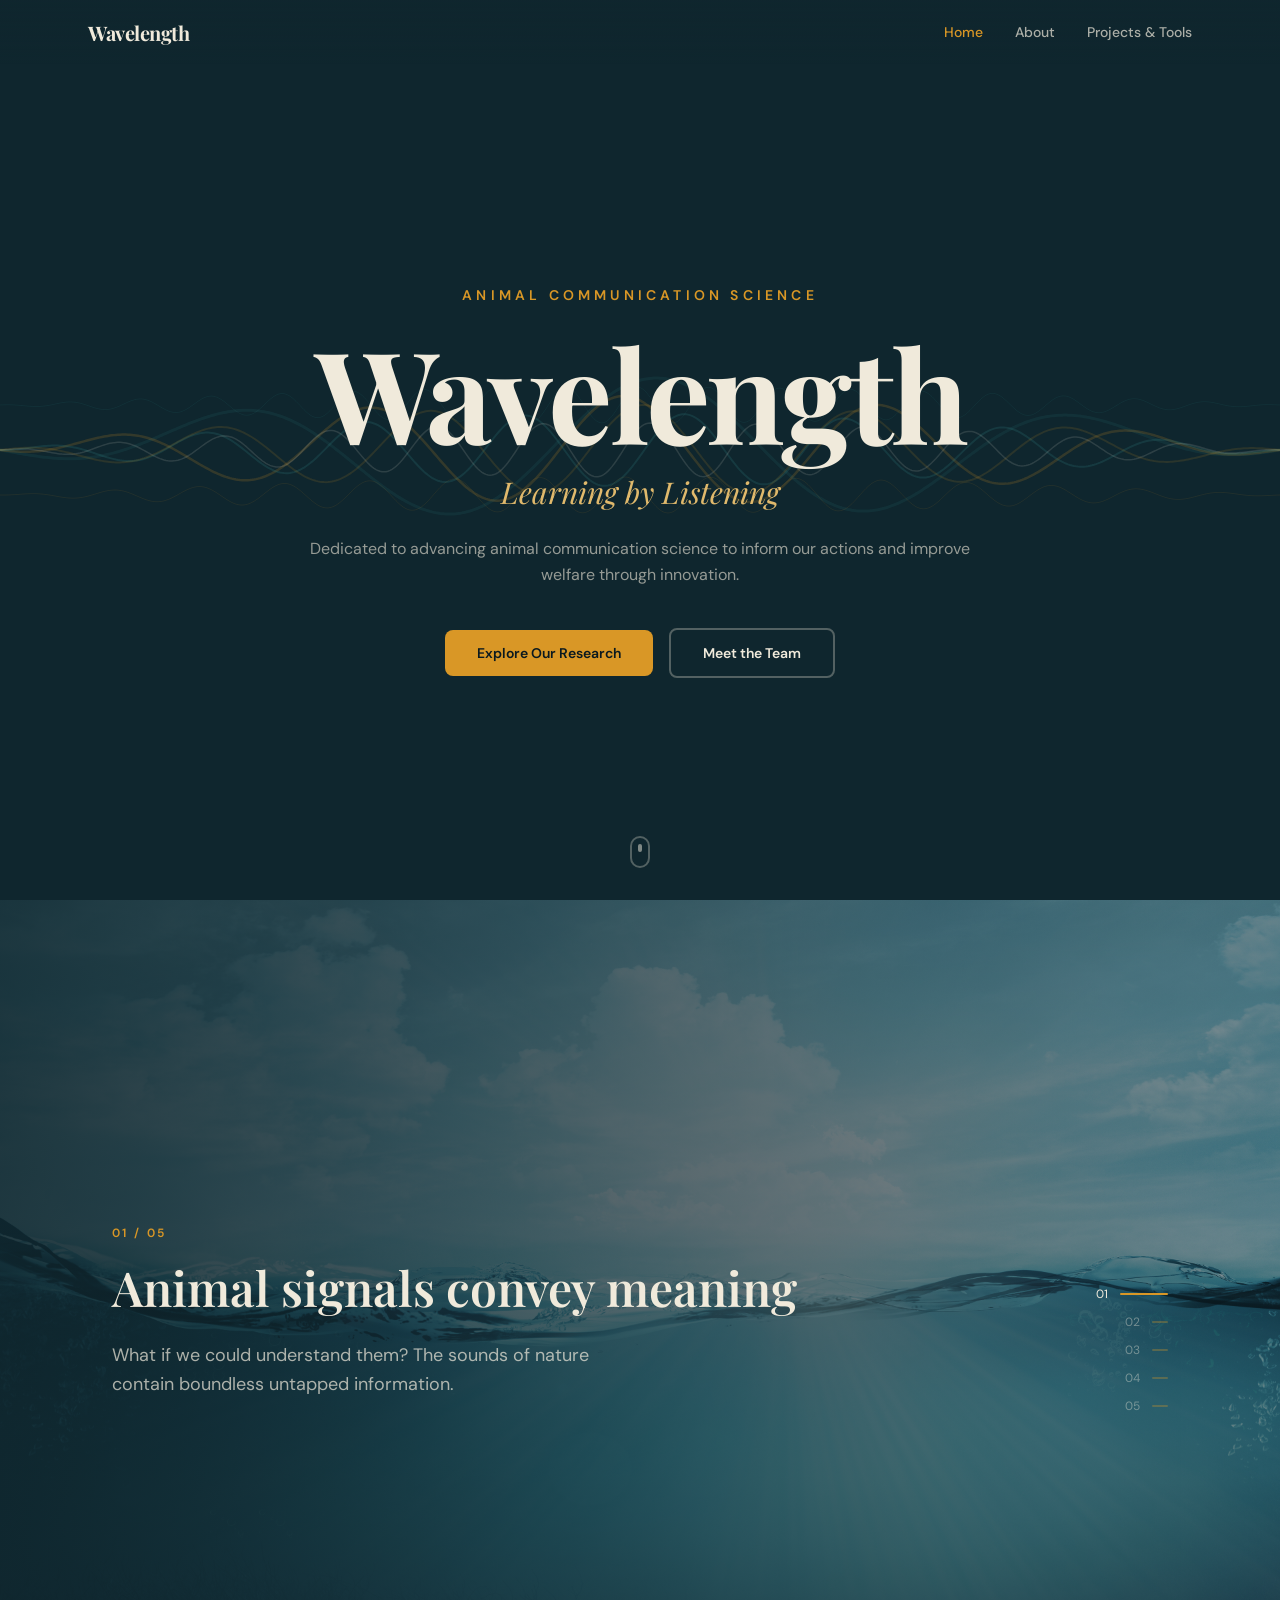
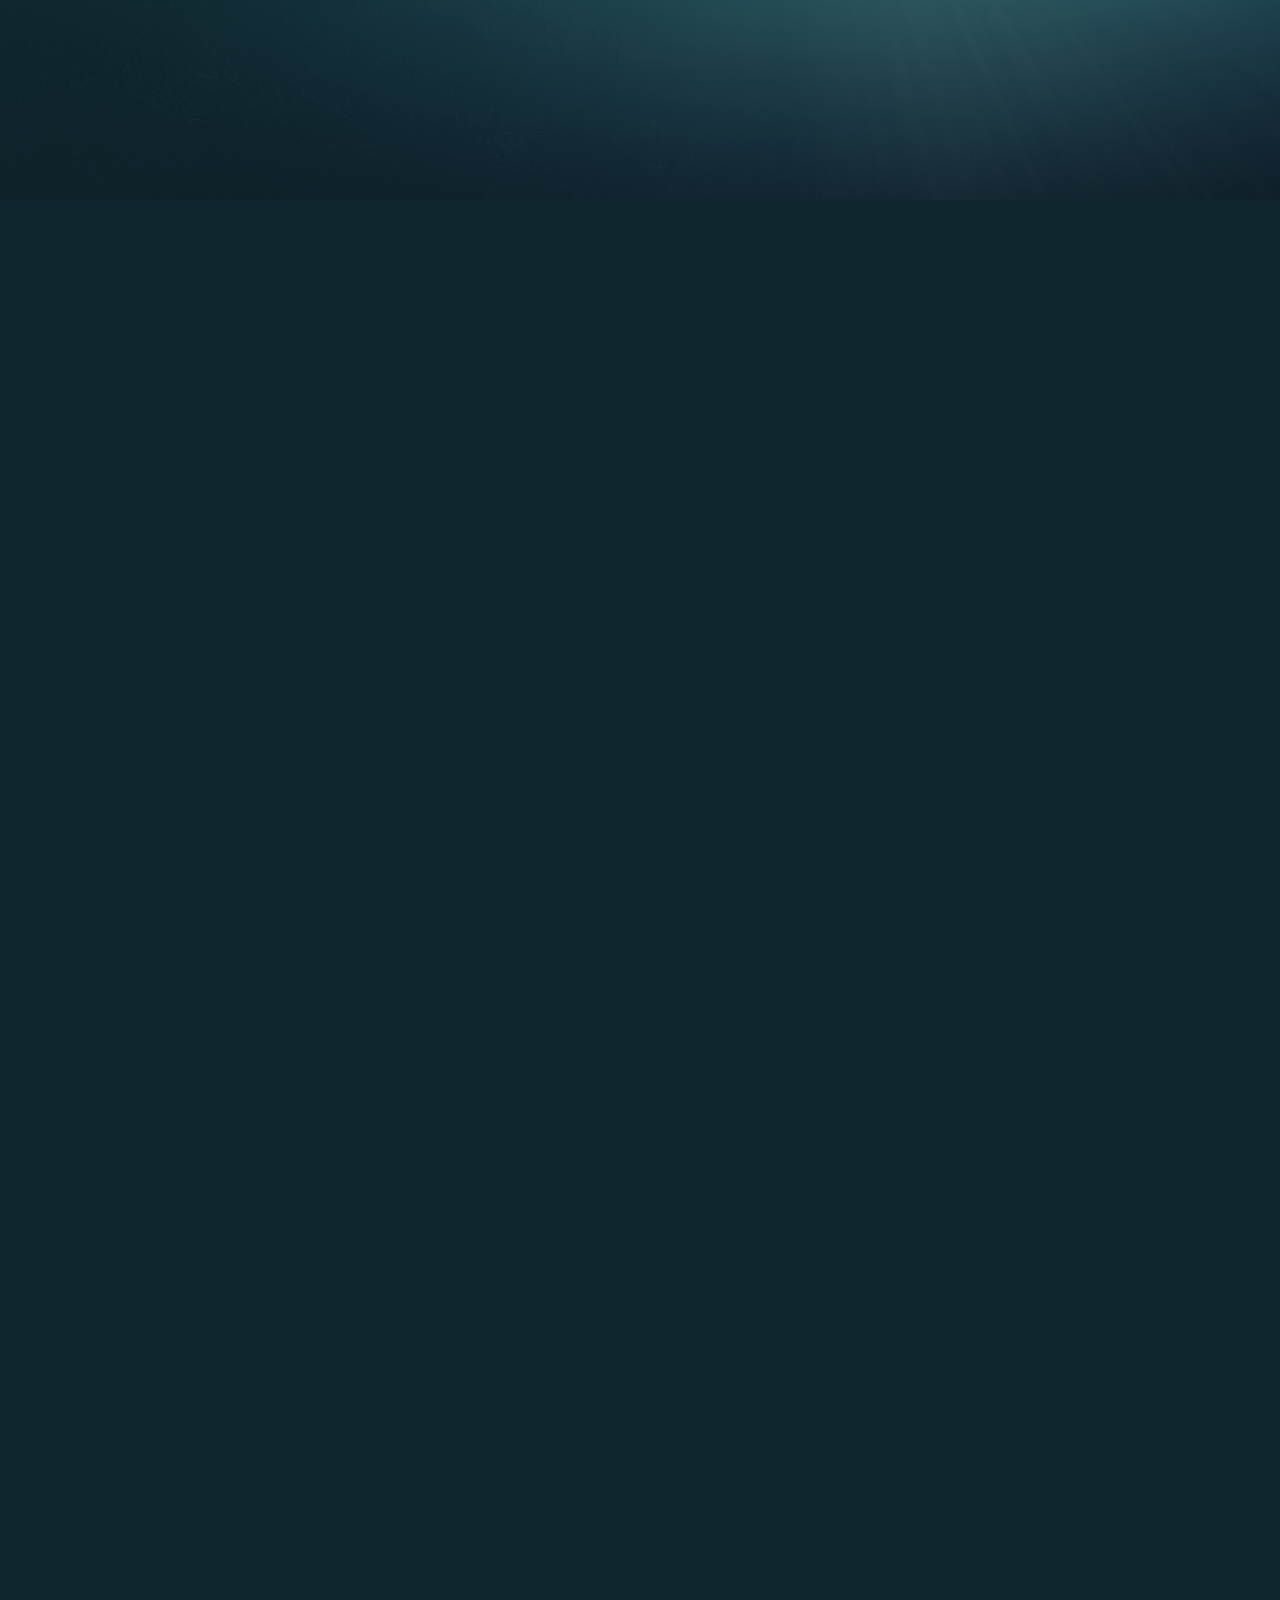
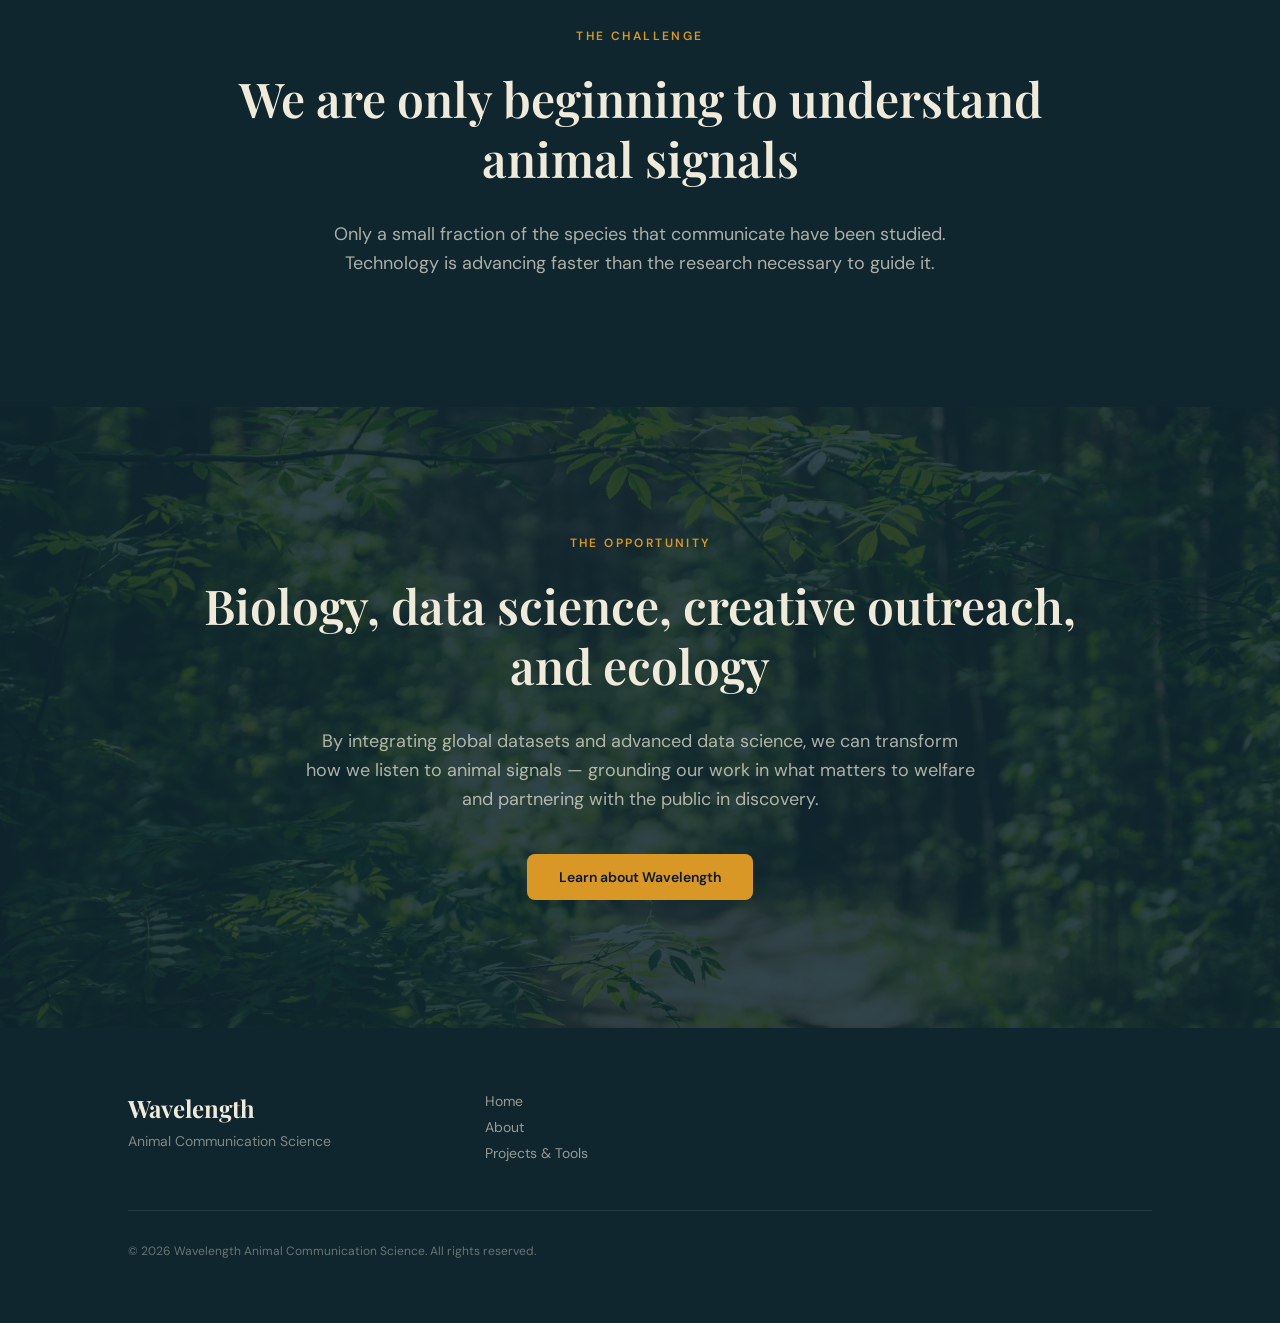
<file: index.html>
<!DOCTYPE html>
<html lang="en">
<head>
  <meta charset="UTF-8">
  <meta name="viewport" content="width=device-width, initial-scale=1.0">
  <meta name="description" content="Wavelength Animal Communication Science — dedicated to advancing animal communication science to inform our actions and improve welfare through innovation.">
  <title>Wavelength — Animal Communication Science</title>
  <link rel="preconnect" href="https://fonts.googleapis.com">
  <link rel="preconnect" href="https://fonts.gstatic.com" crossorigin>
  <link href="https://fonts.googleapis.com/css2?family=Playfair+Display:ital,wght@0,400;0,500;0,600;0,700;1,400;1,500&family=DM+Sans:ital,wght@0,300;0,400;0,500;0,600;0,700;1,400&display=swap" rel="stylesheet">
  <link rel="stylesheet" href="style.css">
</head>
<body>

<!-- ─── NAVBAR ─────────────────────────────── -->
<nav id="navbar" class="navbar">
  <div class="nav-inner">
    <a href="index.html" class="nav-logo">Wavelength</a>
    <div class="nav-links">
      <a href="index.html"    class="nav-link active">Home</a>
      <a href="about.html"    class="nav-link">About</a>
      <a href="projects.html" class="nav-link">Projects &amp; Tools</a>
    </div>
    <button class="nav-hamburger" id="navHamburger" aria-label="Toggle menu">
      <svg id="iconMenu" xmlns="http://www.w3.org/2000/svg" width="20" height="20" viewBox="0 0 24 24" fill="none" stroke="currentColor" stroke-width="2" stroke-linecap="round" stroke-linejoin="round"><line x1="3" y1="6" x2="21" y2="6"/><line x1="3" y1="12" x2="21" y2="12"/><line x1="3" y1="18" x2="21" y2="18"/></svg>
      <svg id="iconX" class="hidden" xmlns="http://www.w3.org/2000/svg" width="20" height="20" viewBox="0 0 24 24" fill="none" stroke="currentColor" stroke-width="2" stroke-linecap="round" stroke-linejoin="round"><line x1="18" y1="6" x2="6" y2="18"/><line x1="6" y1="6" x2="18" y2="18"/></svg>
    </button>
  </div>
  <div class="nav-mobile" id="navMobile">
    <a href="index.html"    class="nav-mobile-link active">Home</a>
    <a href="about.html"    class="nav-mobile-link">About</a>
    <a href="projects.html" class="nav-mobile-link">Projects &amp; Tools</a>
  </div>
</nav>

<main>
  <!-- ─── HERO ───────────────────────────────── -->
  <section class="hero">
    <canvas id="waveformCanvas" class="waveform-canvas"></canvas>
    <div class="hero-content">
      <p class="hero-tagline animate-fade-in-up">Animal Communication Science</p>
      <h1 class="hero-title">Wavelength</h1>
      <p class="hero-subtitle">Learning by Listening</p>
      <p class="hero-body">Dedicated to advancing animal communication science to inform our actions and improve welfare through innovation.</p>
      <div class="hero-buttons">
        <a href="projects.html" class="btn-primary">Explore Our Research</a>
        <a href="about.html"    class="btn-outline">Meet the Team</a>
      </div>
    </div>
    <div class="scroll-indicator">
      <div class="scroll-dot-outer">
        <div class="scroll-dot-inner animate-bounce"></div>
      </div>
    </div>
  </section>

  <!-- ─── STICKY FILMSTRIP ─────────────────── -->
  <div id="filmstrip" class="filmstrip-wrap">
    <div class="filmstrip-sticky">

      <!-- Background slides -->
      <div class="filmstrip-bg-slide" data-slide="0">
        <img src="images/bg-ocean-surface.jpeg" alt="" class="filmstrip-bg-img" loading="eager">
        <div class="filmstrip-gradient"></div>
      </div>
      <div class="filmstrip-bg-slide" data-slide="1">
        <img src="images/monkeys-diana.jpeg" alt="" class="filmstrip-bg-img" loading="lazy">
        <div class="filmstrip-gradient"></div>
      </div>
      <div class="filmstrip-bg-slide" data-slide="2">
        <img src="images/tsunami-sign.jpeg" alt="" class="filmstrip-bg-img" loading="lazy">
        <div class="filmstrip-gradient"></div>
      </div>
      <div class="filmstrip-bg-slide" data-slide="3">
        <img src="images/frog.jpeg" alt="" class="filmstrip-bg-img" loading="lazy">
        <div class="filmstrip-gradient"></div>
      </div>
      <div class="filmstrip-bg-slide" data-slide="4">
        <img src="images/whale-aerial.jpeg" alt="" class="filmstrip-bg-img" loading="lazy">
        <div class="filmstrip-gradient"></div>
      </div>

      <!-- Content overlay -->
      <div class="filmstrip-content">
        <div class="filmstrip-grid">

          <!-- Text slides -->
          <div class="filmstrip-text-area">
            <div class="filmstrip-text-slide" data-slide="0">
              <span class="filmstrip-counter">01 / 05</span>
              <h2 class="filmstrip-heading">Animal signals convey meaning</h2>
              <p class="filmstrip-body">What if we could understand them? The sounds of nature contain boundless untapped information.</p>
            </div>
            <div class="filmstrip-text-slide" data-slide="1">
              <span class="filmstrip-counter">02 / 05</span>
              <h2 class="filmstrip-heading">Can we interpret these signals?</h2>
              <p class="filmstrip-body">Diana monkeys emit specific alarm calls for specific predators. Other species — and now humans — heed the warning.</p>
            </div>
            <div class="filmstrip-text-slide" data-slide="2">
              <span class="filmstrip-counter">03 / 05</span>
              <h2 class="filmstrip-heading">Can these signals inform our actions?</h2>
              <p class="filmstrip-body">Animals detected the 2004 tsunami hours before it hit. Early detection → early intervention.</p>
            </div>
            <div class="filmstrip-text-slide" data-slide="3">
              <span class="filmstrip-counter">04 / 05</span>
              <h2 class="filmstrip-heading">Can we help them by better listening?</h2>
              <p class="filmstrip-body">Pets hide pain. Wildlife suffer silently. If we understand distress signals at scale, we can direct resources to intervene.</p>
            </div>
            <div class="filmstrip-text-slide" data-slide="4">
              <span class="filmstrip-counter">05 / 05</span>
              <h2 class="filmstrip-heading">When we connect, we act</h2>
              <p class="filmstrip-body">The discovery of humpback song helped end commercial whaling. Understanding drives compassionate action.</p>
            </div>
          </div>

          <!-- Progress indicator -->
          <div class="filmstrip-progress">
            <div class="filmstrip-progress-item" data-slide="0">
              <span class="filmstrip-progress-num">01</span>
              <div class="filmstrip-progress-bar"></div>
            </div>
            <div class="filmstrip-progress-item" data-slide="1">
              <span class="filmstrip-progress-num">02</span>
              <div class="filmstrip-progress-bar"></div>
            </div>
            <div class="filmstrip-progress-item" data-slide="2">
              <span class="filmstrip-progress-num">03</span>
              <div class="filmstrip-progress-bar"></div>
            </div>
            <div class="filmstrip-progress-item" data-slide="3">
              <span class="filmstrip-progress-num">04</span>
              <div class="filmstrip-progress-bar"></div>
            </div>
            <div class="filmstrip-progress-item" data-slide="4">
              <span class="filmstrip-progress-num">05</span>
              <div class="filmstrip-progress-bar"></div>
            </div>
          </div>

        </div>
      </div>
    </div>
  </div>

  <!-- ─── THE CHALLENGE ────────────────────── -->
  <section class="challenge-section">
    <div class="challenge-inner">
      <p class="eyebrow">The Challenge</p>
      <h2 class="section-heading">We are only beginning to understand animal signals</h2>
      <p class="section-body">Only a small fraction of the species that communicate have been studied. Technology is advancing faster than the research necessary to guide it.</p>
    </div>
  </section>

  <!-- ─── THE OPPORTUNITY ──────────────────── -->
  <section class="opportunity-section photo-section">
    <img src="images/forest-path.jpeg" alt="" class="section-bg-img">
    <div class="section-bg-overlay"></div>
    <div class="opportunity-inner">
      <p class="eyebrow fade-in">The Opportunity</p>
      <h2 class="section-heading fade-in">Biology, data science, creative outreach, and ecology</h2>
      <p class="section-body fade-in">By integrating global datasets and advanced data science, we can transform how we listen to animal signals — grounding our work in what matters to welfare and partnering with the public in discovery.</p>
      <a href="about.html" class="btn-primary fade-in">Learn about Wavelength</a>
    </div>
  </section>
</main>

<!-- ─── FOOTER ─────────────────────────────── -->
<footer class="site-footer">
  <div class="footer-inner">
    <div class="footer-grid">
      <div>
        <h3 class="footer-logo">Wavelength</h3>
        <p class="footer-sub">Animal Communication Science</p>
      </div>
      <div class="footer-links">
        <a href="index.html"    class="footer-link">Home</a>
        <a href="about.html"    class="footer-link">About</a>
        <a href="projects.html" class="footer-link">Projects &amp; Tools</a>
      </div>
    </div>
    <div class="footer-bottom">
      <p class="footer-copy">&copy; <span class="footer-year"></span> Wavelength Animal Communication Science. All rights reserved.</p>
    </div>
  </div>
</footer>

<script src="script.js"></script>
</body>
</html>
</file>
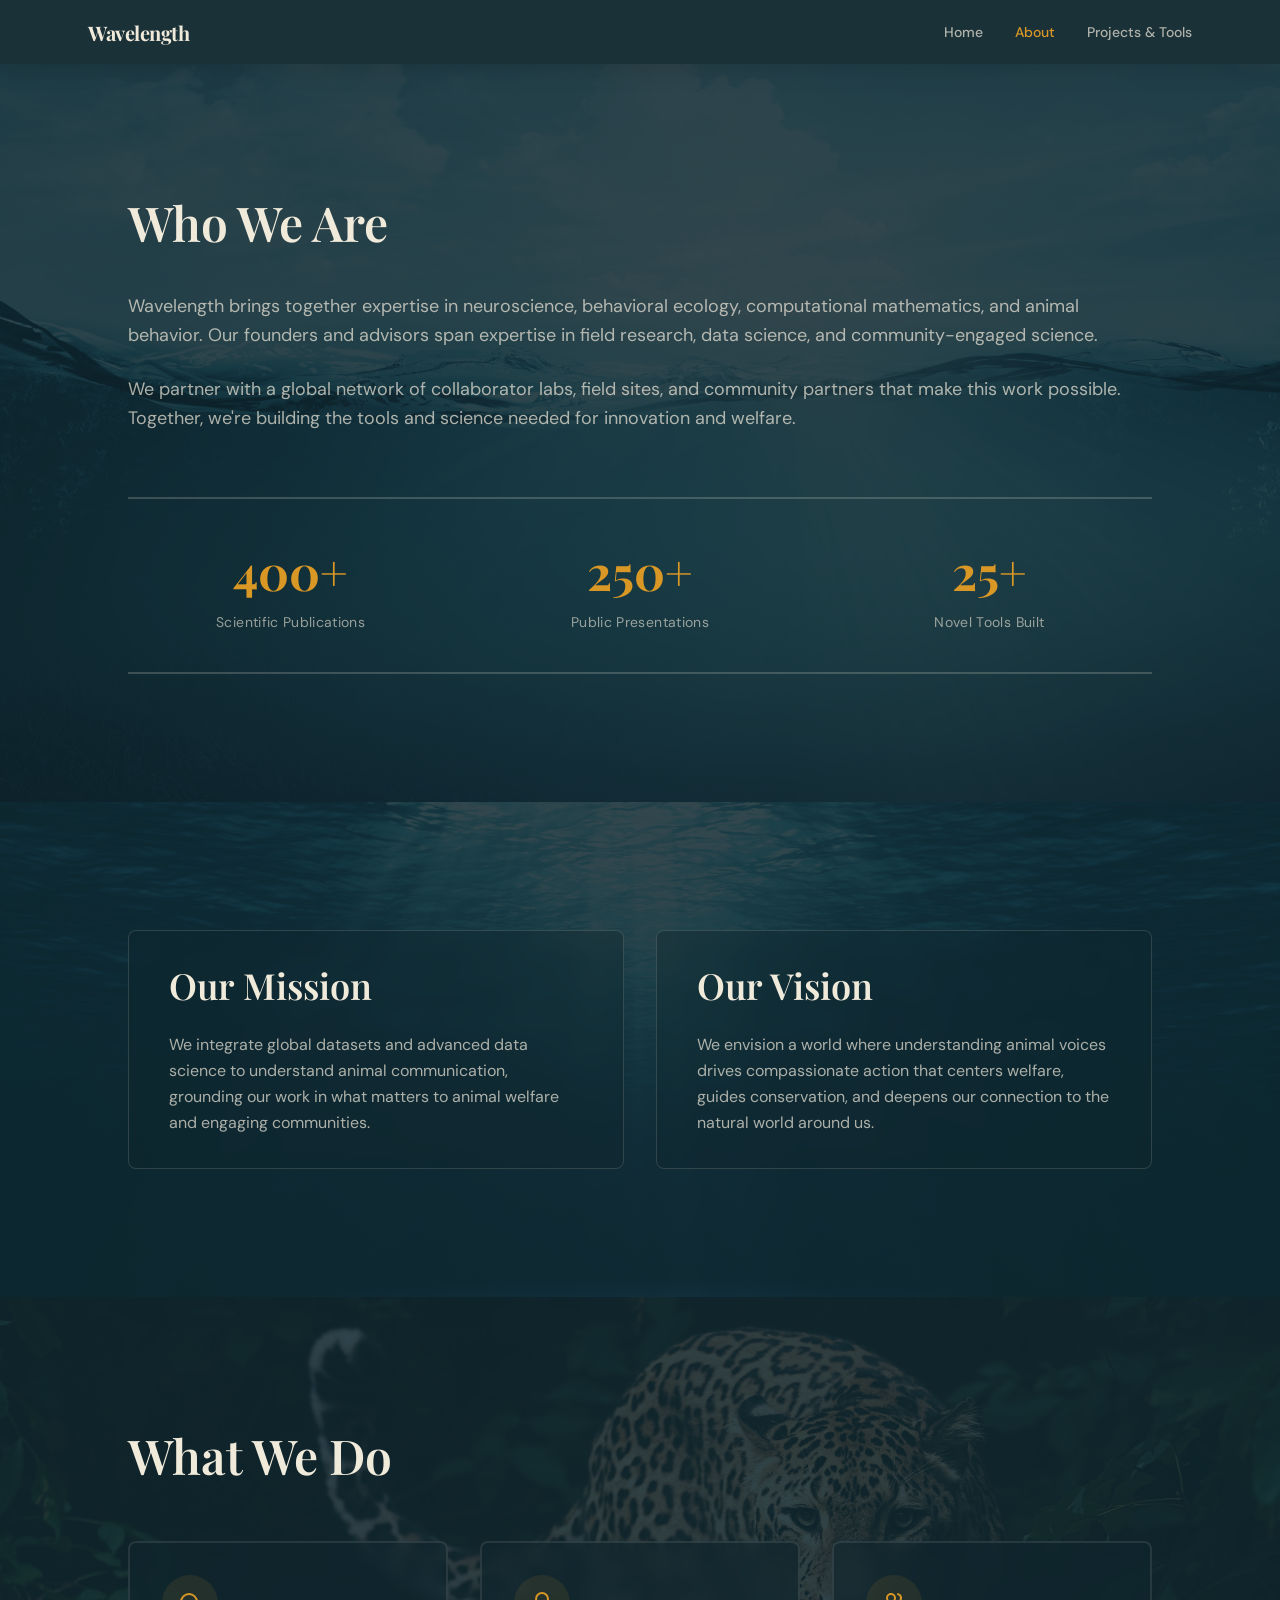
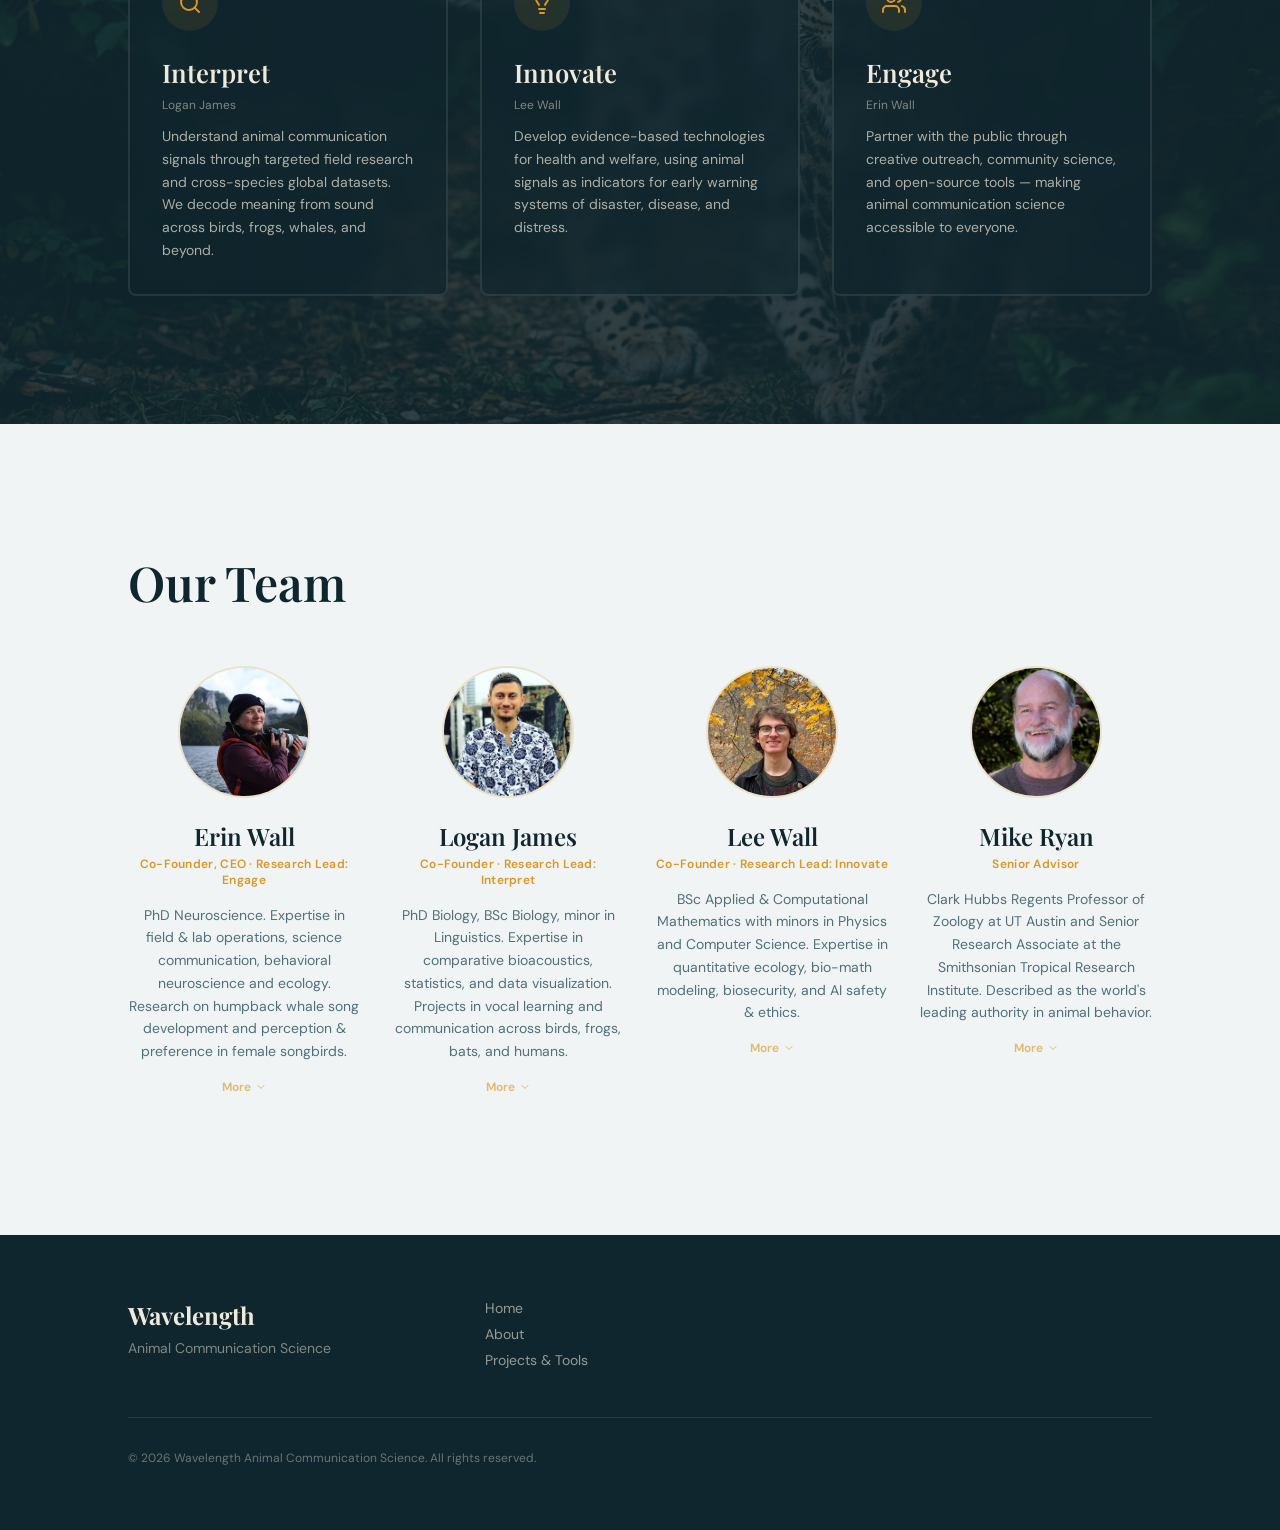
<file: about.html>
<!DOCTYPE html>
<html lang="en">
<head>
  <meta charset="UTF-8">
  <meta name="viewport" content="width=device-width, initial-scale=1.0">
  <meta name="description" content="About Wavelength — our team, mission, vision, and three research pillars: Interpret, Innovate, Engage.">
  <title>About — Wavelength Animal Communication Science</title>
  <link rel="preconnect" href="https://fonts.googleapis.com">
  <link rel="preconnect" href="https://fonts.gstatic.com" crossorigin>
  <link href="https://fonts.googleapis.com/css2?family=Playfair+Display:ital,wght@0,400;0,500;0,600;0,700;1,400;1,500&family=DM+Sans:ital,wght@0,300;0,400;0,500;0,600;0,700;1,400&display=swap" rel="stylesheet">
  <link rel="stylesheet" href="style.css">
</head>
<body>

<!-- ─── NAVBAR ─────────────────────────────── -->
<nav id="navbar" class="navbar scrolled">
  <div class="nav-inner">
    <a href="index.html" class="nav-logo">Wavelength</a>
    <div class="nav-links">
      <a href="index.html"    class="nav-link">Home</a>
      <a href="about.html"    class="nav-link active">About</a>
      <a href="projects.html" class="nav-link">Projects &amp; Tools</a>
    </div>
    <button class="nav-hamburger" id="navHamburger" aria-label="Toggle menu">
      <svg id="iconMenu" xmlns="http://www.w3.org/2000/svg" width="20" height="20" viewBox="0 0 24 24" fill="none" stroke="currentColor" stroke-width="2" stroke-linecap="round" stroke-linejoin="round"><line x1="3" y1="6" x2="21" y2="6"/><line x1="3" y1="12" x2="21" y2="12"/><line x1="3" y1="18" x2="21" y2="18"/></svg>
      <svg id="iconX" class="hidden" xmlns="http://www.w3.org/2000/svg" width="20" height="20" viewBox="0 0 24 24" fill="none" stroke="currentColor" stroke-width="2" stroke-linecap="round" stroke-linejoin="round"><line x1="18" y1="6" x2="6" y2="18"/><line x1="6" y1="6" x2="18" y2="18"/></svg>
    </button>
  </div>
  <div class="nav-mobile" id="navMobile">
    <a href="index.html"    class="nav-mobile-link">Home</a>
    <a href="about.html"    class="nav-mobile-link active">About</a>
    <a href="projects.html" class="nav-mobile-link">Projects &amp; Tools</a>
  </div>
</nav>

<main class="page-main">

  <!-- ─── WHO WE ARE ───────────────────────── -->
  <section id="about" class="about-section photo-section">
    <img src="images/bg-ocean-surface.jpeg" alt="" class="section-bg-img">
    <div class="section-bg-overlay"></div>
    <div class="about-inner">
      <h2 class="about-heading fade-in">Who We Are</h2>
      <div class="about-text fade-in">
        <p>Wavelength brings together expertise in neuroscience, behavioral ecology, computational mathematics, and animal behavior. Our founders and advisors span expertise in field research, data science, and community-engaged science.</p>
        <p>We partner with a global network of collaborator labs, field sites, and community partners that make this work possible. Together, we're building the tools and science needed for innovation and welfare.</p>
      </div>
      <div class="stats-grid fade-in">
        <div class="stat fade-in" data-delay="0">
          <span class="stat-value">400+</span>
          <span class="stat-label">Scientific Publications</span>
        </div>
        <div class="stat fade-in" data-delay="150">
          <span class="stat-value">250+</span>
          <span class="stat-label">Public Presentations</span>
        </div>
        <div class="stat fade-in" data-delay="300">
          <span class="stat-value">25+</span>
          <span class="stat-label">Novel Tools Built</span>
        </div>
      </div>
    </div>
  </section>

  <!-- ─── MISSION & VISION ──────────────────── -->
  <section id="mission" class="mission-section photo-section">
    <img src="images/bg-underwater.jpeg" alt="" class="section-bg-img">
    <div class="section-bg-overlay"></div>
    <div class="mission-inner">
      <div class="mission-grid">
        <div class="mission-card fade-in">
          <h2>Our Mission</h2>
          <p>We integrate global datasets and advanced data science to understand animal communication, grounding our work in what matters to animal welfare and engaging communities.</p>
        </div>
        <div class="mission-card fade-in" data-delay="150">
          <h2>Our Vision</h2>
          <p>We envision a world where understanding animal voices drives compassionate action that centers welfare, guides conservation, and deepens our connection to the natural world around us.</p>
        </div>
      </div>
    </div>
  </section>

  <!-- ─── PILLARS ───────────────────────────── -->
  <section id="pillars" class="pillars-section photo-section">
    <img src="images/leopard.jpeg" alt="" class="section-bg-img">
    <div class="section-bg-overlay"></div>
    <div class="pillars-inner">
      <h2 class="pillars-heading fade-in">What We Do</h2>
      <div class="pillars-grid">

        <!-- Interpret -->
        <div class="pillar-card fade-in" data-delay="0">
          <div class="pillar-icon-wrap">
            <svg xmlns="http://www.w3.org/2000/svg" width="24" height="24" viewBox="0 0 24 24" fill="none" stroke="currentColor" stroke-width="2" stroke-linecap="round" stroke-linejoin="round"><circle cx="11" cy="11" r="8"/><line x1="21" y1="21" x2="16.65" y2="16.65"/></svg>
          </div>
          <h3 class="pillar-title">Interpret</h3>
          <p class="pillar-lead">Logan James</p>
          <p class="pillar-desc">Understand animal communication signals through targeted field research and cross-species global datasets. We decode meaning from sound across birds, frogs, whales, and beyond.</p>
        </div>

        <!-- Innovate -->
        <div class="pillar-card fade-in" data-delay="150">
          <div class="pillar-icon-wrap">
            <svg xmlns="http://www.w3.org/2000/svg" width="24" height="24" viewBox="0 0 24 24" fill="none" stroke="currentColor" stroke-width="2" stroke-linecap="round" stroke-linejoin="round"><line x1="9" y1="18" x2="15" y2="18"/><line x1="10" y1="22" x2="14" y2="22"/><path d="M15.09 14c.18-.98.65-1.74 1.41-2.5A4.65 4.65 0 0 0 18 8 6 6 0 0 0 6 8c0 1 .23 2.23 1.5 3.5A4.61 4.61 0 0 1 8.91 14"/></svg>
          </div>
          <h3 class="pillar-title">Innovate</h3>
          <p class="pillar-lead">Lee Wall</p>
          <p class="pillar-desc">Develop evidence-based technologies for health and welfare, using animal signals as indicators for early warning systems of disaster, disease, and distress.</p>
        </div>

        <!-- Engage -->
        <div class="pillar-card fade-in" data-delay="300">
          <div class="pillar-icon-wrap">
            <svg xmlns="http://www.w3.org/2000/svg" width="24" height="24" viewBox="0 0 24 24" fill="none" stroke="currentColor" stroke-width="2" stroke-linecap="round" stroke-linejoin="round"><path d="M17 21v-2a4 4 0 0 0-4-4H5a4 4 0 0 0-4 4v2"/><circle cx="9" cy="7" r="4"/><path d="M23 21v-2a4 4 0 0 0-3-3.87"/><path d="M16 3.13a4 4 0 0 1 0 7.75"/></svg>
          </div>
          <h3 class="pillar-title">Engage</h3>
          <p class="pillar-lead">Erin Wall</p>
          <p class="pillar-desc">Partner with the public through creative outreach, community science, and open-source tools — making animal communication science accessible to everyone.</p>
        </div>

      </div>
    </div>
  </section>

  <!-- ─── TEAM ──────────────────────────────── -->
  <section id="team" class="team-section">
    <div class="team-inner">
      <h2 class="team-heading fade-in">Our Team</h2>
      <div class="team-grid">

        <!-- Erin Wall -->
        <div class="team-card fade-in" data-delay="0">
          <div class="team-photo-wrap">
            <img src="images/team/erin-wall.jpeg" alt="Erin Wall" loading="lazy">
          </div>
          <h3 class="team-name">Erin Wall</h3>
          <p class="team-role">Co-Founder, CEO · Research Lead: Engage</p>
          <p class="team-bio">PhD Neuroscience. Expertise in field &amp; lab operations, science communication, behavioral neuroscience and ecology. Research on humpback whale song development and perception &amp; preference in female songbirds.</p>
          <button class="team-more-btn" aria-expanded="false">
            More
            <svg class="chevron" xmlns="http://www.w3.org/2000/svg" width="12" height="12" viewBox="0 0 24 24" fill="none" stroke="currentColor" stroke-width="2" stroke-linecap="round" stroke-linejoin="round"><polyline points="6 9 12 15 18 9"/></svg>
          </button>
          <div class="team-more-content">
            <p class="team-more-text">Awards: Explorers Club Fjallraven Field Grant, Mitacs Elevate Fellowship, and more. Brings deep expertise in translating complex research for public audiences.</p>
          </div>
        </div>

        <!-- Logan James -->
        <div class="team-card fade-in" data-delay="150">
          <div class="team-photo-wrap">
            <img src="images/team/logan-james.jpeg" alt="Logan James" loading="lazy">
          </div>
          <h3 class="team-name">Logan James</h3>
          <p class="team-role">Co-Founder · Research Lead: Interpret</p>
          <p class="team-bio">PhD Biology, BSc Biology, minor in Linguistics. Expertise in comparative bioacoustics, statistics, and data visualization. Projects in vocal learning and communication across birds, frogs, bats, and humans.</p>
          <button class="team-more-btn" aria-expanded="false">
            More
            <svg class="chevron" xmlns="http://www.w3.org/2000/svg" width="12" height="12" viewBox="0 0 24 24" fill="none" stroke="currentColor" stroke-width="2" stroke-linecap="round" stroke-linejoin="round"><polyline points="6 9 12 15 18 9"/></svg>
          </button>
          <div class="team-more-content">
            <p class="team-more-text">Awards: Smithsonian Postdoctoral Fellowship, and more. Leads cross-species acoustic analysis and global dataset curation.</p>
          </div>
        </div>

        <!-- Lee Wall -->
        <div class="team-card fade-in" data-delay="300">
          <div class="team-photo-wrap">
            <img src="images/team/lee-wall.jpeg" alt="Lee Wall" loading="lazy">
          </div>
          <h3 class="team-name">Lee Wall</h3>
          <p class="team-role">Co-Founder · Research Lead: Innovate</p>
          <p class="team-bio">BSc Applied &amp; Computational Mathematics with minors in Physics and Computer Science. Expertise in quantitative ecology, bio-math modeling, biosecurity, and AI safety &amp; ethics.</p>
          <button class="team-more-btn" aria-expanded="false">
            More
            <svg class="chevron" xmlns="http://www.w3.org/2000/svg" width="12" height="12" viewBox="0 0 24 24" fill="none" stroke="currentColor" stroke-width="2" stroke-linecap="round" stroke-linejoin="round"><polyline points="6 9 12 15 18 9"/></svg>
          </button>
          <div class="team-more-content">
            <p class="team-more-text">Awards: AI x Bio Research Fellowship, FutureKind, Open Philanthropy. Develops the computational tools and models that power Wavelength's innovation pipeline.</p>
          </div>
        </div>

        <!-- Mike Ryan -->
        <div class="team-card fade-in" data-delay="450">
          <div class="team-photo-wrap">
            <img src="images/team/mike-ryan.jpeg" alt="Mike Ryan" loading="lazy">
          </div>
          <h3 class="team-name">Mike Ryan</h3>
          <p class="team-role">Senior Advisor</p>
          <p class="team-bio">Clark Hubbs Regents Professor of Zoology at UT Austin and Senior Research Associate at the Smithsonian Tropical Research Institute. Described as the world's leading authority in animal behavior.</p>
          <button class="team-more-btn" aria-expanded="false">
            More
            <svg class="chevron" xmlns="http://www.w3.org/2000/svg" width="12" height="12" viewBox="0 0 24 24" fill="none" stroke="currentColor" stroke-width="2" stroke-linecap="round" stroke-linejoin="round"><polyline points="6 9 12 15 18 9"/></svg>
          </button>
          <div class="team-more-content">
            <p class="team-more-text">Awards: Distinguished Animal Behaviorist Lifetime Achievement, E.O. Wilson Naturalist Award. Over four decades studying animal communication and mate choice.</p>
          </div>
        </div>

      </div>
    </div>
  </section>

</main>

<!-- ─── FOOTER ─────────────────────────────── -->
<footer class="site-footer">
  <div class="footer-inner">
    <div class="footer-grid">
      <div>
        <h3 class="footer-logo">Wavelength</h3>
        <p class="footer-sub">Animal Communication Science</p>
      </div>
      <div class="footer-links">
        <a href="index.html"    class="footer-link">Home</a>
        <a href="about.html"    class="footer-link">About</a>
        <a href="projects.html" class="footer-link">Projects &amp; Tools</a>
      </div>
    </div>
    <div class="footer-bottom">
      <p class="footer-copy">&copy; <span class="footer-year"></span> Wavelength Animal Communication Science. All rights reserved.</p>
    </div>
  </div>
</footer>

<script src="script.js"></script>
</body>
</html>
</file>
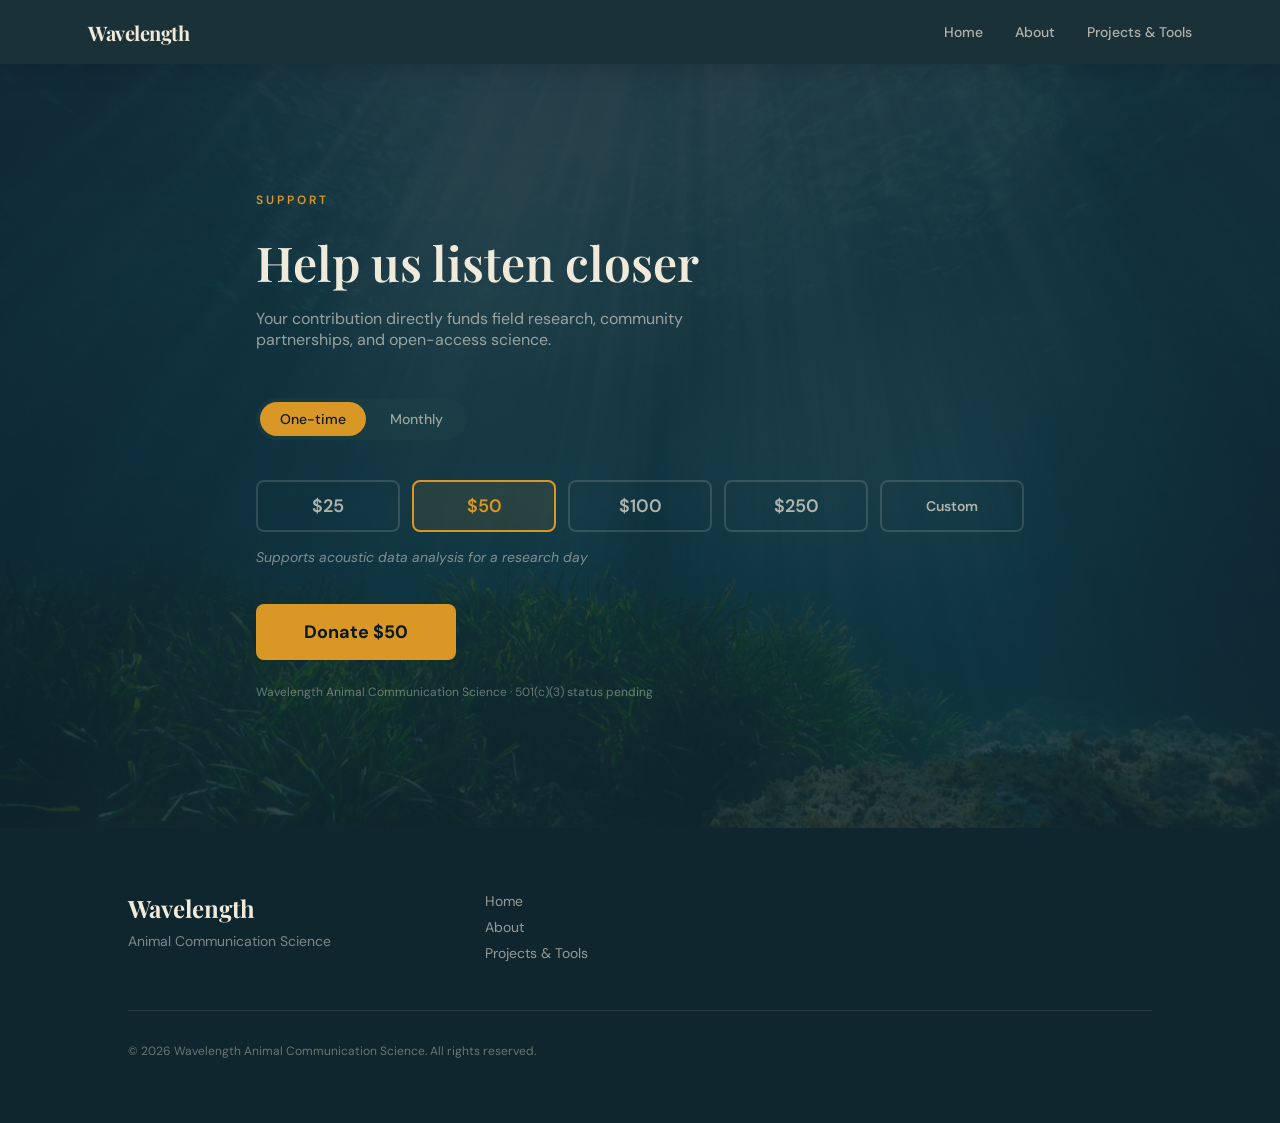
<file: donate.html>
<!DOCTYPE html>
<html lang="en">
<head>
  <meta charset="UTF-8">
  <meta name="viewport" content="width=device-width, initial-scale=1.0">
  <meta name="description" content="Support Wavelength — your contribution directly funds field research, community partnerships, and open-access science.">
  <title>Donate — Wavelength Animal Communication Science</title>
  <link rel="preconnect" href="https://fonts.googleapis.com">
  <link rel="preconnect" href="https://fonts.gstatic.com" crossorigin>
  <link href="https://fonts.googleapis.com/css2?family=Playfair+Display:ital,wght@0,400;0,500;0,600;0,700;1,400;1,500&family=DM+Sans:ital,wght@0,300;0,400;0,500;0,600;0,700;1,400&display=swap" rel="stylesheet">
  <link rel="stylesheet" href="style.css">
</head>
<body>

<!-- ─── NAVBAR ─────────────────────────────── -->
<nav id="navbar" class="navbar scrolled">
  <div class="nav-inner">
    <a href="index.html" class="nav-logo">Wavelength</a>
    <div class="nav-links">
      <a href="index.html"    class="nav-link">Home</a>
      <a href="about.html"    class="nav-link">About</a>
      <a href="projects.html" class="nav-link">Projects &amp; Tools</a>
    </div>
    <button class="nav-hamburger" id="navHamburger" aria-label="Toggle menu">
      <svg id="iconMenu" xmlns="http://www.w3.org/2000/svg" width="20" height="20" viewBox="0 0 24 24" fill="none" stroke="currentColor" stroke-width="2" stroke-linecap="round" stroke-linejoin="round"><line x1="3" y1="6" x2="21" y2="6"/><line x1="3" y1="12" x2="21" y2="12"/><line x1="3" y1="18" x2="21" y2="18"/></svg>
      <svg id="iconX" class="hidden" xmlns="http://www.w3.org/2000/svg" width="20" height="20" viewBox="0 0 24 24" fill="none" stroke="currentColor" stroke-width="2" stroke-linecap="round" stroke-linejoin="round"><line x1="18" y1="6" x2="6" y2="18"/><line x1="6" y1="6" x2="18" y2="18"/></svg>
    </button>
  </div>
  <div class="nav-mobile" id="navMobile">
    <a href="index.html"    class="nav-mobile-link">Home</a>
    <a href="about.html"    class="nav-mobile-link">About</a>
    <a href="projects.html" class="nav-mobile-link">Projects &amp; Tools</a>
  </div>
</nav>

<main class="page-main">

  <!-- ─── DONATE ───────────────────────────── -->
  <section id="donate" class="donate-section photo-section">
    <img src="images/bg-seagrass.jpeg" alt="" class="section-bg-img">
    <div class="section-bg-overlay"></div>
    <div class="donate-inner fade-in">
      <span class="donate-eyebrow">Support</span>
      <h2 class="donate-heading">Help us listen closer</h2>
      <p class="donate-sub">Your contribution directly funds field research, community partnerships, and open-access science.</p>

      <!-- Frequency toggle -->
      <div class="frequency-toggle">
        <button class="freq-btn active" data-freq="one-time">One-time</button>
        <button class="freq-btn" data-freq="monthly">Monthly</button>
      </div>

      <!-- Amount buttons -->
      <div class="donate-amounts">
        <button class="amount-btn" data-amount="25">$25</button>
        <button class="amount-btn active" data-amount="50">$50</button>
        <button class="amount-btn" data-amount="100">$100</button>
        <button class="amount-btn" data-amount="250">$250</button>
        <button class="amount-btn custom-btn" data-amount="custom">Custom</button>
      </div>

      <!-- Custom amount input -->
      <div class="custom-input-wrap" id="customInputWrap">
        <span class="custom-dollar">$</span>
        <input type="number" min="1" placeholder="Enter amount" class="custom-input" id="customAmountInput">
      </div>

      <!-- Impact message -->
      <p class="donate-impact" id="donateImpact">Supports acoustic data analysis for a research day</p>

      <!-- Donate button -->
      <button class="donate-btn" id="donateBtn">Donate $50</button>

      <p class="donate-disclaimer">Wavelength Animal Communication Science &middot; 501(c)(3) status pending</p>
    </div>
  </section>

</main>

<!-- ─── FOOTER ─────────────────────────────── -->
<footer class="site-footer">
  <div class="footer-inner">
    <div class="footer-grid">
      <div>
        <h3 class="footer-logo">Wavelength</h3>
        <p class="footer-sub">Animal Communication Science</p>
      </div>
      <div class="footer-links">
        <a href="index.html"    class="footer-link">Home</a>
        <a href="about.html"    class="footer-link">About</a>
        <a href="projects.html" class="footer-link">Projects &amp; Tools</a>
      </div>
    </div>
    <div class="footer-bottom">
      <p class="footer-copy">&copy; <span class="footer-year"></span> Wavelength Animal Communication Science. All rights reserved.</p>
    </div>
  </div>
</footer>

<script src="script.js"></script>
</body>
</html>
</file>
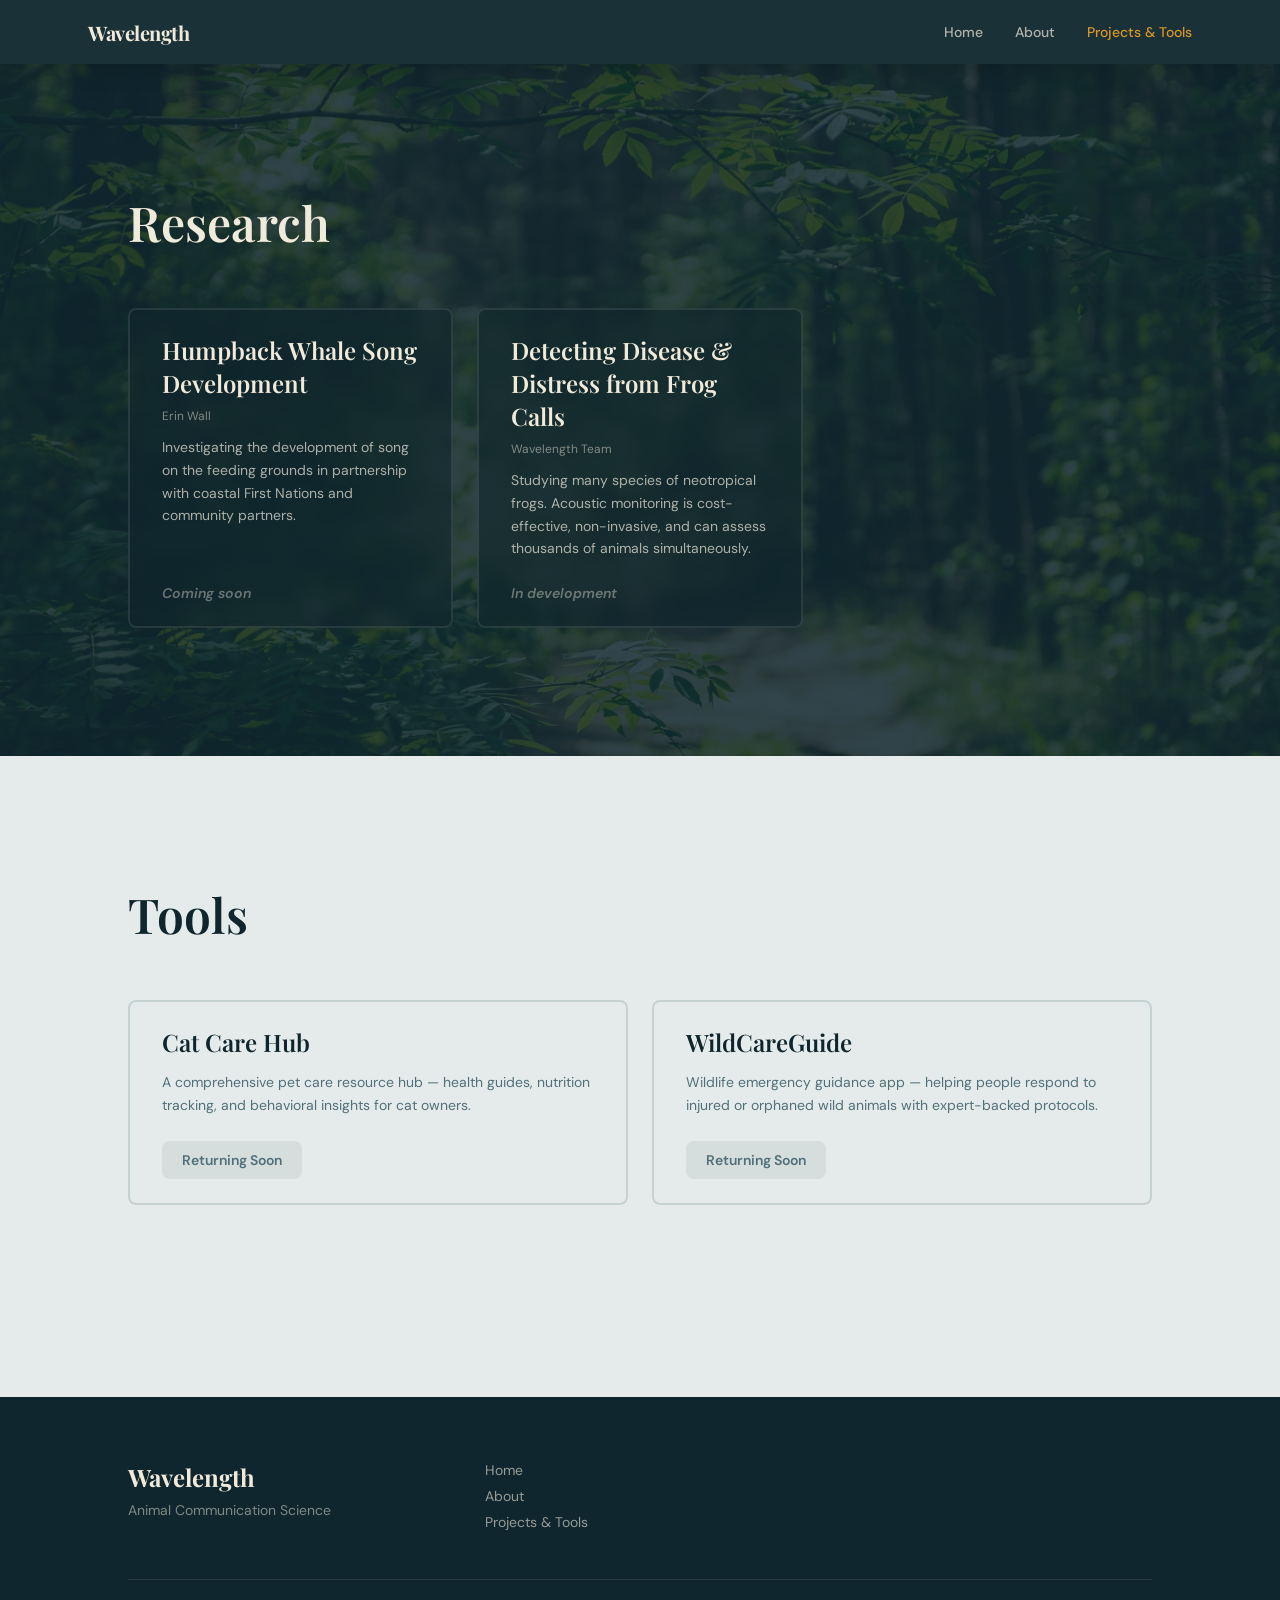
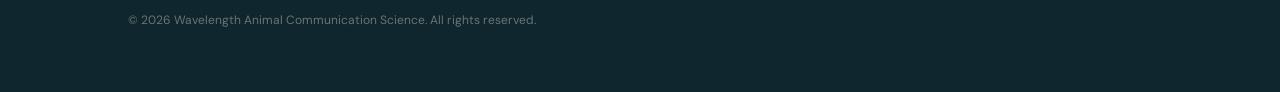
<file: projects.html>
<!DOCTYPE html>
<html lang="en">
<head>
  <meta charset="UTF-8">
  <meta name="viewport" content="width=device-width, initial-scale=1.0">
  <meta name="description" content="Wavelength research projects and tools — birdsong, humpback whale song, frog disease detection, and community apps.">
  <title>Projects &amp; Tools — Wavelength Animal Communication Science</title>
  <link rel="preconnect" href="https://fonts.googleapis.com">
  <link rel="preconnect" href="https://fonts.gstatic.com" crossorigin>
  <link href="https://fonts.googleapis.com/css2?family=Playfair+Display:ital,wght@0,400;0,500;0,600;0,700;1,400;1,500&family=DM+Sans:ital,wght@0,300;0,400;0,500;0,600;0,700;1,400&display=swap" rel="stylesheet">
  <link rel="stylesheet" href="style.css">
</head>
<body>

<!-- ─── NAVBAR ─────────────────────────────── -->
<nav id="navbar" class="navbar scrolled">
  <div class="nav-inner">
    <a href="index.html" class="nav-logo">Wavelength</a>
    <div class="nav-links">
      <a href="index.html"    class="nav-link">Home</a>
      <a href="about.html"    class="nav-link">About</a>
      <a href="projects.html" class="nav-link active">Projects &amp; Tools</a>
    </div>
    <button class="nav-hamburger" id="navHamburger" aria-label="Toggle menu">
      <svg id="iconMenu" xmlns="http://www.w3.org/2000/svg" width="20" height="20" viewBox="0 0 24 24" fill="none" stroke="currentColor" stroke-width="2" stroke-linecap="round" stroke-linejoin="round"><line x1="3" y1="6" x2="21" y2="6"/><line x1="3" y1="12" x2="21" y2="12"/><line x1="3" y1="18" x2="21" y2="18"/></svg>
      <svg id="iconX" class="hidden" xmlns="http://www.w3.org/2000/svg" width="20" height="20" viewBox="0 0 24 24" fill="none" stroke="currentColor" stroke-width="2" stroke-linecap="round" stroke-linejoin="round"><line x1="18" y1="6" x2="6" y2="18"/><line x1="6" y1="6" x2="18" y2="18"/></svg>
    </button>
  </div>
  <div class="nav-mobile" id="navMobile">
    <a href="index.html"    class="nav-mobile-link">Home</a>
    <a href="about.html"    class="nav-mobile-link">About</a>
    <a href="projects.html" class="nav-mobile-link active">Projects &amp; Tools</a>
  </div>
</nav>

<main class="page-main">

  <!-- ─── RESEARCH ─────────────────────────── -->
  <section id="projects" class="research-section photo-section">
    <img src="images/forest-path.jpeg" alt="" class="section-bg-img">
    <div class="section-bg-overlay"></div>
    <div class="research-inner">
      <h2 class="research-heading fade-in">Research</h2>
      <div class="research-grid">

        <!-- Humpback Whale Song -->
        <div class="research-card fade-in" data-delay="150">
          <h3 class="research-card-title">Humpback Whale Song Development</h3>
          <p class="research-card-author">Erin Wall</p>
          <p class="research-card-desc">Investigating the development of song on the feeding grounds in partnership with coastal First Nations and community partners.</p>
          <p class="research-card-soon">Coming soon</p>
        </div>

        <!-- Frog Disease -->
        <div class="research-card fade-in" data-delay="300">
          <h3 class="research-card-title">Detecting Disease &amp; Distress from Frog Calls</h3>
          <p class="research-card-author">Wavelength Team</p>
          <p class="research-card-desc">Studying many species of neotropical frogs. Acoustic monitoring is cost-effective, non-invasive, and can assess thousands of animals simultaneously.</p>
          <p class="research-card-soon">In development</p>
        </div>

      </div>
    </div>
  </section>

  <!-- ─── TOOLS ─────────────────────────────── -->
  <section id="tools" class="tools-section">
    <div class="tools-inner">
      <h2 class="tools-heading fade-in">Tools</h2>
      <div class="tools-grid">

        <!-- Cat Care Hub -->
        <div class="tool-card fade-in" data-delay="0">
          <h3 class="tool-card-title">Cat Care Hub</h3>
          <p class="tool-card-desc">A comprehensive pet care resource hub — health guides, nutrition tracking, and behavioral insights for cat owners.</p>
          <span class="tool-card-coming">Returning Soon</span>
        </div>

        <!-- WildCareGuide -->
        <div class="tool-card fade-in" data-delay="150">
          <h3 class="tool-card-title">WildCareGuide</h3>
          <p class="tool-card-desc">Wildlife emergency guidance app — helping people respond to injured or orphaned wild animals with expert-backed protocols.</p>
          <span class="tool-card-coming">Returning Soon</span>
        </div>

      </div>

    </div>
  </section>

</main>

<!-- ─── FOOTER ─────────────────────────────── -->
<footer class="site-footer">
  <div class="footer-inner">
    <div class="footer-grid">
      <div>
        <h3 class="footer-logo">Wavelength</h3>
        <p class="footer-sub">Animal Communication Science</p>
      </div>
      <div class="footer-links">
        <a href="index.html"    class="footer-link">Home</a>
        <a href="about.html"    class="footer-link">About</a>
        <a href="projects.html" class="footer-link">Projects &amp; Tools</a>
      </div>
    </div>
    <div class="footer-bottom">
      <p class="footer-copy">&copy; <span class="footer-year"></span> Wavelength Animal Communication Science. All rights reserved.</p>
    </div>
  </div>
</footer>

<script src="script.js"></script>
</body>
</html>
</file>
<file: style.css>
@import url('https://fonts.googleapis.com/css2?family=Playfair+Display:ital,wght@0,400;0,500;0,600;0,700;1,400;1,500&family=DM+Sans:ital,wght@0,300;0,400;0,500;0,600;0,700;1,400&display=swap');

/* ─── CSS Custom Properties ────────────────────────────── */
:root {
  --bg:              hsl(180, 15%, 95%);
  --fg:              hsl(195, 50%, 12%);
  --card:            hsl(180, 12%, 91%);
  --card-fg:         hsl(195, 50%, 12%);
  --primary:         hsl(195, 50%, 12%);
  --primary-fg:      hsl(42,  40%, 90%);
  --secondary:       hsl(180, 12%, 91%);
  --muted-fg:        hsl(195, 20%, 40%);
  --accent:          hsl(38,  70%, 50%);
  --accent-fg:       hsl(195, 50%,  8%);
  --border:          hsl(180, 12%, 80%);
  --gold-light:      hsl(40,  65%, 65%);
  --deep-teal-light: hsl(190, 40%, 20%);
  --radius: 0.5rem;
  --font-serif: 'Playfair Display', Georgia, serif;
  --font-sans:  'DM Sans', system-ui, sans-serif;
}

/* ─── Reset & Base ─────────────────────────────────────── */
*, *::before, *::after { box-sizing: border-box; margin: 0; padding: 0; }
html { scroll-behavior: smooth; }
body { font-family: var(--font-sans); background: var(--bg); color: var(--fg); overflow-x: hidden; }
img { max-width: 100%; height: auto; display: block; }
button { cursor: pointer; font-family: inherit; border: none; background: none; }
a { text-decoration: none; color: inherit; }
h1, h2, h3, h4, h5, h6 { font-family: var(--font-serif); }

/* ─── Utility ──────────────────────────────────────────── */
.hidden { display: none !important; }

/* ─── Buttons ──────────────────────────────────────────── */
.btn-primary {
  display: inline-flex; align-items: center; justify-content: center;
  padding: 0.875rem 2rem;
  background: var(--accent); color: var(--accent-fg);
  font-family: var(--font-sans); font-size: 0.875rem; font-weight: 600;
  border-radius: var(--radius);
  transition: opacity 0.2s ease;
}
.btn-primary:hover { opacity: 0.9; }

.btn-outline {
  display: inline-flex; align-items: center; justify-content: center;
  padding: 0.875rem 2rem;
  border: 2px solid hsla(42,40%,90%,0.30);
  color: var(--primary-fg);
  font-family: var(--font-sans); font-size: 0.875rem; font-weight: 600;
  border-radius: var(--radius);
  transition: background 0.2s ease;
}
.btn-outline:hover { background: hsla(42,40%,90%,0.10); }

.btn-accent-sm {
  display: inline-flex; align-items: center; justify-content: center;
  padding: 0.5rem 1rem;
  background: var(--accent); color: var(--accent-fg);
  font-family: var(--font-sans); font-size: 0.875rem; font-weight: 600;
  border-radius: var(--radius);
  transition: opacity 0.2s ease;
  white-space: nowrap;
}
.btn-accent-sm:hover { opacity: 0.9; }

/* ─── Fade-in animation ────────────────────────────────── */
.fade-in {
  opacity: 0;
  transform: translateY(2rem);
  transition: opacity 700ms ease, transform 700ms ease;
}
.fade-in.visible { opacity: 1; transform: translateY(0); }
.fade-in[data-delay="150"] { transition-delay: 150ms; }
.fade-in[data-delay="300"] { transition-delay: 300ms; }
.fade-in[data-delay="450"] { transition-delay: 450ms; }

/* ─── Keyframe Animations ──────────────────────────────── */
@keyframes fadeInUp {
  from { opacity: 0; transform: translateY(1.25rem); }
  to   { opacity: 1; transform: translateY(0); }
}
.animate-fade-in-up { animation: fadeInUp 0.6s ease forwards; }

@keyframes bounce {
  0%, 100% { transform: translateY(-25%); animation-timing-function: cubic-bezier(0.8,0,1,1); }
  50%       { transform: translateY(0);   animation-timing-function: cubic-bezier(0,0,0.2,1); }
}
.animate-bounce { animation: bounce 1s infinite; }

/* ─── NAVBAR ───────────────────────────────────────────── */
.navbar {
  position: fixed; top: 0; left: 0; right: 0;
  z-index: 50;
  background: linear-gradient(to bottom, hsla(195,50%,12%,0.60), transparent);
  transition: background 0.3s ease, box-shadow 0.3s ease;
}
.navbar.scrolled {
  background: hsla(195,50%,12%,0.95);
  backdrop-filter: blur(12px);
  -webkit-backdrop-filter: blur(12px);
  box-shadow: 0 4px 24px rgba(0,0,0,0.15);
}
.nav-inner {
  max-width: 72rem;
  margin: 0 auto;
  padding: 0 1.5rem;
  height: 4rem;
  display: flex; align-items: center; justify-content: space-between;
}
.nav-logo {
  font-family: var(--font-serif);
  font-size: 1.25rem; font-weight: 700;
  color: var(--primary-fg);
  letter-spacing: -0.025em;
}
.nav-links { display: none; align-items: center; gap: 2rem; }
@media (min-width: 768px) { .nav-links { display: flex; } }
.nav-link {
  font-family: var(--font-sans);
  font-size: 0.875rem; font-weight: 500;
  color: hsla(42,40%,90%,0.70);
  transition: color 0.2s ease;
}
.nav-link:hover { color: var(--primary-fg); }
.nav-link.active { color: var(--accent); }
.nav-hamburger {
  display: flex; align-items: center; justify-content: center;
  color: var(--primary-fg); padding: 0.25rem;
}
@media (min-width: 768px) { .nav-hamburger { display: none; } }
.nav-mobile {
  display: none;
  background: hsla(195,50%,12%,0.95);
  backdrop-filter: blur(12px); -webkit-backdrop-filter: blur(12px);
  border-top: 1px solid hsla(42,40%,90%,0.10);
  padding: 1rem 1.5rem;
}
.nav-mobile.open { display: block; }
.nav-mobile-link {
  display: block;
  font-family: var(--font-sans); font-size: 0.875rem; font-weight: 500;
  padding: 0.5rem 0;
  color: hsla(42,40%,90%,0.70);
  transition: color 0.2s ease;
}
.nav-mobile-link:hover { color: var(--primary-fg); }
.nav-mobile-link.active { color: var(--accent); }

/* ─── HERO SECTION ─────────────────────────────────────── */
.hero {
  position: relative; min-height: 100vh;
  display: flex; align-items: center; justify-content: center;
  overflow: hidden; background: var(--primary); padding-top: 4rem;
}
.waveform-canvas {
  position: absolute; inset: 0; width: 100%; height: 100%; opacity: 0.9;
}
.hero-content {
  position: relative; z-index: 10; text-align: center;
  padding: 1.5rem; max-width: 56rem; margin: 0 auto;
}
.hero-tagline {
  font-family: var(--font-sans); font-size: 0.75rem; font-weight: 600;
  letter-spacing: 0.3em; text-transform: uppercase;
  color: var(--accent); margin-bottom: 1.5rem;
}
@media (min-width: 640px) { .hero-tagline { font-size: 0.875rem; } }
.hero-title {
  font-family: var(--font-serif);
  font-size: clamp(3.75rem, 12vw, 8rem);
  font-weight: 700; color: var(--primary-fg);
  margin-bottom: 1rem; letter-spacing: -0.025em; line-height: 1;
}
.hero-subtitle {
  font-family: var(--font-serif);
  font-size: clamp(1.25rem, 3vw, 1.875rem);
  color: var(--gold-light); font-style: italic; margin-bottom: 0.5rem;
}
.hero-body {
  font-family: var(--font-sans); font-size: clamp(0.875rem, 1.5vw, 1rem);
  color: hsla(42,40%,90%,0.60); max-width: 42rem;
  margin: 1.5rem auto 2.5rem; line-height: 1.625;
}
.hero-buttons {
  display: flex; flex-direction: column; gap: 1rem;
  justify-content: center; align-items: center;
}
@media (min-width: 640px) { .hero-buttons { flex-direction: row; } }
.scroll-indicator {
  position: absolute; bottom: 2rem; left: 50%; transform: translateX(-50%); z-index: 10;
}
.scroll-dot-outer {
  width: 1.25rem; height: 2rem;
  border: 2px solid hsla(42,40%,90%,0.30);
  border-radius: 9999px; display: flex; justify-content: center;
}
.scroll-dot-inner {
  width: 0.25rem; height: 0.5rem;
  background: hsla(42,40%,90%,0.50);
  border-radius: 9999px; margin-top: 0.375rem;
}

/* ─── STICKY FILMSTRIP ─────────────────────────────────── */
.filmstrip-wrap { height: 600vh; position: relative; background: var(--primary); }
.filmstrip-sticky { position: sticky; top: 0; height: 100vh; width: 100%; overflow: hidden; }
.filmstrip-bg-slide {
  position: absolute; inset: 0; opacity: 0;
  transition: opacity 800ms ease-in-out;
}
.filmstrip-bg-slide.active { opacity: 1; }
.filmstrip-bg-img { position: absolute; inset: 0; width: 100%; height: 100%; object-fit: cover; }
.filmstrip-gradient {
  position: absolute; inset: 0;
  background: linear-gradient(to right,
    hsla(195,50%,12%,0.90) 0%,
    hsla(195,50%,12%,0.70) 50%,
    hsla(195,50%,12%,0.50) 100%
  );
}
.filmstrip-content {
  position: relative; z-index: 10; height: 100%; display: flex; align-items: center;
}
.filmstrip-grid {
  width: 100%; max-width: 72rem; margin: 0 auto;
  padding: 0 1.5rem;
  display: grid; grid-template-columns: 1fr auto;
  gap: 3rem; align-items: center;
}
@media (max-width: 767px) { .filmstrip-grid { grid-template-columns: 1fr; } }
@media (min-width: 768px)  { .filmstrip-grid { padding: 0 3rem; } }
.filmstrip-text-area { position: relative; min-height: 15.625rem; }
.filmstrip-text-slide {
  position: absolute; top: 0; left: 0; right: 0;
  opacity: 0; transform: translateY(2.5rem);
  transition: opacity 500ms ease-out, transform 500ms ease-out;
  pointer-events: none;
}
.filmstrip-text-slide.active { opacity: 1; transform: translateY(0); pointer-events: auto; }
.filmstrip-text-slide.past { transform: translateY(-2.5rem); }
.filmstrip-counter {
  font-family: var(--font-sans); font-size: 0.75rem; font-weight: 600;
  letter-spacing: 0.2em; text-transform: uppercase;
  color: var(--accent); margin-bottom: 1rem; display: block;
}
.filmstrip-heading {
  font-family: var(--font-serif); font-size: clamp(1.875rem, 4vw, 3rem);
  font-weight: 600; color: var(--primary-fg); margin-bottom: 1.5rem; line-height: 1.25;
}
.filmstrip-body {
  font-family: var(--font-sans); font-size: clamp(1rem, 1.5vw, 1.125rem);
  color: hsla(42,40%,90%,0.70); line-height: 1.625; max-width: 32rem;
}
.filmstrip-progress { display: none; flex-direction: column; align-items: flex-end; gap: 0.75rem; }
@media (min-width: 768px) { .filmstrip-progress { display: flex; } }
.filmstrip-progress-item { display: flex; align-items: center; gap: 0.75rem; }
.filmstrip-progress-num {
  font-family: var(--font-sans); font-size: 0.75rem;
  color: hsla(42,40%,90%,0.40); transition: color 0.3s ease;
}
.filmstrip-progress-item.active .filmstrip-progress-num { color: var(--primary-fg); }
.filmstrip-progress-bar {
  height: 2px; width: 1rem; border-radius: 9999px;
  background: var(--accent); opacity: 0.30;
  transition: width 500ms ease, opacity 500ms ease;
}
.filmstrip-progress-item.active .filmstrip-progress-bar { width: 3rem; opacity: 1; }

/* ─── CHALLENGE & OPPORTUNITY ──────────────────────────── */
.challenge-section {
  position: relative; background: var(--primary);
  padding: 6rem 1.5rem; text-align: center; overflow: hidden;
}
@media (min-width: 640px) { .challenge-section { padding: 8rem 1.5rem; } }
.challenge-inner { max-width: 56rem; margin: 0 auto; }
.challenge-inner .section-heading { color: var(--primary-fg); margin-bottom: 2rem; }
.challenge-inner .section-body { color: hsla(42,40%,90%,0.70); max-width: 42rem; margin: 0 auto; }

.opportunity-section {
  position: relative; padding: 6rem 1.5rem;
  text-align: center; overflow: hidden;
}
@media (min-width: 640px) { .opportunity-section { padding: 8rem 1.5rem; } }
.opportunity-inner {
  position: relative; z-index: 10; max-width: 56rem; margin: 0 auto;
}
.opportunity-inner .section-heading { color: var(--primary-fg); margin-bottom: 2rem; }
.opportunity-inner .section-body {
  color: hsla(42,40%,90%,0.70); max-width: 42rem; margin: 0 auto 2.5rem;
}

/* ─── Shared photo section helpers ─────────────────────── */
.photo-section { position: relative; overflow: hidden; }
.section-bg-img { position: absolute; inset: 0; width: 100%; height: 100%; object-fit: cover; }
.section-bg-overlay { position: absolute; inset: 0; background: hsla(195,50%,12%,0.85); }
.eyebrow {
  display: block; font-family: var(--font-sans);
  font-size: 0.75rem; font-weight: 600;
  letter-spacing: 0.2em; text-transform: uppercase;
  color: var(--accent); margin-bottom: 1.5rem;
}
.section-heading {
  font-family: var(--font-serif); font-size: clamp(1.875rem, 4vw, 3rem);
  font-weight: 600; line-height: 1.25;
}
.section-body {
  font-family: var(--font-sans); font-size: clamp(1rem, 1.5vw, 1.125rem); line-height: 1.625;
}

/* ─── ABOUT SECTION ────────────────────────────────────── */
.about-section { position: relative; padding: 6rem 1.5rem; overflow: hidden; }
@media (min-width: 640px) { .about-section { padding: 8rem 1.5rem; } }
.about-inner { position: relative; z-index: 10; max-width: 64rem; margin: 0 auto; }
.about-heading {
  font-family: var(--font-serif); font-size: clamp(1.875rem, 4vw, 3rem);
  font-weight: 600; color: var(--primary-fg); margin-bottom: 2.5rem; line-height: 1.25;
}
.about-text { display: flex; flex-direction: column; gap: 1.5rem; margin-bottom: 4rem; }
.about-text p {
  font-family: var(--font-sans); font-size: clamp(1rem, 1.5vw, 1.125rem);
  line-height: 1.625; color: hsla(42,40%,90%,0.70);
}
.stats-grid {
  display: grid; grid-template-columns: repeat(3, 1fr); gap: 1.5rem;
  border-top: 2px solid hsla(42,40%,90%,0.20);
  border-bottom: 2px solid hsla(42,40%,90%,0.20);
  padding: 2.5rem 0;
}
.stat { text-align: center; }
.stat-value {
  font-family: var(--font-serif); font-size: clamp(2.25rem, 4vw, 3rem);
  font-weight: 700; color: var(--accent); margin-bottom: 0.5rem; display: block;
}
.stat-label {
  font-family: var(--font-sans); font-size: 0.75rem;
  color: hsla(42,40%,90%,0.60); letter-spacing: 0.025em;
}
@media (min-width: 640px) { .stat-label { font-size: 0.875rem; } }

/* ─── MISSION SECTION ──────────────────────────────────── */
.mission-section { position: relative; padding: 6rem 1.5rem; overflow: hidden; }
@media (min-width: 640px) { .mission-section { padding: 8rem 1.5rem; } }
.mission-inner { position: relative; z-index: 10; max-width: 64rem; margin: 0 auto; }
.mission-grid { display: grid; gap: 2rem; }
@media (min-width: 768px) { .mission-grid { grid-template-columns: 1fr 1fr; } }
.mission-card {
  border: 1px solid hsla(42,40%,90%,0.15);
  border-radius: 0.5rem; padding: 2rem 2.5rem;
  background: hsla(195,50%,12%,0.40);
  backdrop-filter: blur(8px); -webkit-backdrop-filter: blur(8px);
}
.mission-card h2 {
  font-family: var(--font-serif); font-size: clamp(1.875rem, 3vw, 2.25rem);
  font-weight: 600; color: var(--primary-fg); margin-bottom: 1.5rem; line-height: 1.25;
}
.mission-card p {
  font-family: var(--font-sans); font-size: 1rem; line-height: 1.625;
  color: hsla(42,40%,90%,0.70);
}

/* ─── PILLARS SECTION ──────────────────────────────────── */
.pillars-section { position: relative; padding: 6rem 1.5rem; overflow: hidden; }
@media (min-width: 640px) { .pillars-section { padding: 8rem 1.5rem; } }
.pillars-inner { position: relative; z-index: 10; max-width: 64rem; margin: 0 auto; }
.pillars-heading {
  font-family: var(--font-serif); font-size: clamp(1.875rem, 4vw, 3rem);
  font-weight: 600; color: var(--primary-fg); margin-bottom: 3.5rem; line-height: 1.25;
}
.pillars-grid { display: grid; gap: 2rem; }
@media (min-width: 768px) { .pillars-grid { grid-template-columns: repeat(3, 1fr); } }
.pillar-card {
  padding: 2rem; border-radius: 0.5rem;
  border: 2px solid hsla(42,40%,90%,0.10);
  background: hsla(195,50%,12%,0.60);
  backdrop-filter: blur(8px); -webkit-backdrop-filter: blur(8px);
  display: flex; flex-direction: column;
  transition: border-color 0.3s ease; height: 100%;
}
.pillar-card:hover { border-color: hsla(38,70%,50%,0.50); }
.pillar-icon-wrap {
  width: 3.5rem; height: 3.5rem; border-radius: 9999px;
  background: hsla(38,70%,50%,0.10);
  display: flex; align-items: center; justify-content: center;
  margin-bottom: 1.5rem; transition: background 0.3s ease;
  color: var(--accent); flex-shrink: 0;
}
.pillar-card:hover .pillar-icon-wrap { background: hsla(38,70%,50%,0.20); }
.pillar-title {
  font-family: var(--font-serif); font-size: clamp(1.5rem, 2vw, 1.875rem);
  font-weight: 600; color: var(--primary-fg); margin-bottom: 0.5rem;
}
.pillar-lead {
  font-family: var(--font-sans); font-size: 0.75rem;
  color: hsla(42,40%,90%,0.50); margin-bottom: 0.75rem;
}
.pillar-desc {
  font-family: var(--font-sans); font-size: 0.875rem;
  line-height: 1.625; color: hsla(42,40%,90%,0.70); flex: 1;
}

/* ─── RESEARCH SECTION ─────────────────────────────────── */
.research-section { position: relative; padding: 6rem 1.5rem; overflow: hidden; }
@media (min-width: 640px) { .research-section { padding: 8rem 1.5rem; } }
.research-inner { position: relative; z-index: 10; max-width: 64rem; margin: 0 auto; }
.research-heading {
  font-family: var(--font-serif); font-size: clamp(1.875rem, 4vw, 3rem);
  font-weight: 600; color: var(--primary-fg); margin-bottom: 3.5rem; line-height: 1.25;
}
.research-grid { display: grid; gap: 1.5rem; }
@media (min-width: 768px) { .research-grid { grid-template-columns: repeat(3, 1fr); } }
.research-card {
  display: flex; flex-direction: column; padding: 1.5rem 2rem;
  border: 2px solid hsla(42,40%,90%,0.10); border-radius: 0.5rem;
  background: hsla(195,50%,12%,0.60);
  backdrop-filter: blur(8px); -webkit-backdrop-filter: blur(8px);
  transition: border-color 0.3s ease; height: 100%;
}
.research-card:hover { border-color: hsla(38,70%,50%,0.50); }
.research-card-title {
  font-family: var(--font-serif); font-size: clamp(1.25rem, 2vw, 1.5rem);
  font-weight: 600; color: var(--primary-fg); margin-bottom: 0.5rem; line-height: 1.375;
}
.research-card-author {
  font-family: var(--font-sans); font-size: 0.75rem;
  color: hsla(42,40%,90%,0.50); margin-bottom: 0.75rem;
}
.research-card-desc {
  font-family: var(--font-sans); font-size: 0.875rem;
  line-height: 1.625; color: hsla(42,40%,90%,0.70); flex: 1;
}
.research-card-link {
  display: inline-flex; align-items: center; gap: 0.375rem;
  font-family: var(--font-sans); font-size: 0.875rem; font-weight: 600;
  color: var(--accent); margin-top: 1.5rem;
}
.research-card:hover .research-card-link { text-decoration: underline; }
.research-card-soon {
  font-family: var(--font-sans); font-size: 0.875rem; font-weight: 600;
  color: hsla(42,40%,90%,0.40); margin-top: 1.5rem; font-style: italic;
}

/* ─── TEAM SECTION (LIGHT BG) ──────────────────────────── */
.team-section { padding: 6rem 1.5rem; background: var(--bg); }
@media (min-width: 640px) { .team-section { padding: 8rem 1.5rem; } }
.team-inner { max-width: 64rem; margin: 0 auto; }
.team-heading {
  font-family: var(--font-serif); font-size: clamp(1.875rem, 4vw, 3rem);
  font-weight: 600; color: var(--fg); margin-bottom: 3.5rem; line-height: 1.25;
}
.team-grid { display: grid; gap: 2rem; }
@media (min-width: 640px) { .team-grid { grid-template-columns: 1fr 1fr; } }
@media (min-width: 768px) { .team-grid { grid-template-columns: repeat(4, 1fr); } }
.team-card { text-align: center; }
.team-photo-wrap {
  width: 7rem; height: 7rem; border-radius: 9999px;
  margin: 0 auto 1.5rem; overflow: hidden;
  box-shadow: 0 0 0 2px hsla(38,70%,50%,0.20);
}
@media (min-width: 640px) { .team-photo-wrap { width: 8rem; height: 8rem; } }
.team-photo-wrap img { width: 100%; height: 100%; object-fit: cover; }
.team-name {
  font-family: var(--font-serif); font-size: clamp(1.25rem, 2vw, 1.5rem);
  font-weight: 600; color: var(--fg); margin-bottom: 0.25rem;
}
.team-role {
  font-family: var(--font-sans); font-size: 0.75rem; font-weight: 600;
  color: var(--accent); letter-spacing: 0.025em; margin-bottom: 1rem;
}
.team-bio {
  font-family: var(--font-sans); font-size: 0.875rem; line-height: 1.625;
  color: var(--muted-fg); margin-bottom: 0.75rem;
}
.team-more-btn {
  display: inline-flex; align-items: center; gap: 0.25rem;
  font-family: var(--font-sans); font-size: 0.75rem; font-weight: 600;
  color: var(--gold-light); background: none; border: none; cursor: pointer;
  margin-bottom: 0.75rem;
}
.team-more-btn:hover { text-decoration: underline; }
.team-more-btn .chevron { transition: transform 0.2s ease; }
.team-more-btn.expanded .chevron { transform: rotate(180deg); }
.team-more-content {
  max-height: 0; overflow: hidden;
  transition: max-height 0.3s ease, opacity 0.3s ease; opacity: 0;
}
.team-more-content.open { max-height: 10rem; opacity: 1; }
.team-more-text {
  font-family: var(--font-sans); font-size: 0.75rem; line-height: 1.625;
  color: var(--muted-fg); margin-bottom: 1rem;
}
.team-socials { display: flex; gap: 0.75rem; justify-content: center; }
.team-social-icon {
  width: 2.25rem; height: 2.25rem; border-radius: 9999px;
  border: 1px solid var(--border);
  display: flex; align-items: center; justify-content: center;
  color: var(--muted-fg); transition: color 0.2s ease, border-color 0.2s ease;
}
.team-social-icon:hover { color: var(--accent); border-color: var(--accent); }

/* ─── TOOLS SECTION (LIGHT SECONDARY BG) ──────────────── */
.tools-section { padding: 6rem 1.5rem; background: var(--secondary); }
@media (min-width: 640px) { .tools-section { padding: 8rem 1.5rem; } }
.tools-inner { max-width: 64rem; margin: 0 auto; }
.tools-heading {
  font-family: var(--font-serif); font-size: clamp(1.875rem, 4vw, 3rem);
  font-weight: 600; color: var(--fg); margin-bottom: 3.5rem; line-height: 1.25;
}
.tools-grid { display: grid; gap: 1.5rem; margin-bottom: 4rem; }
@media (min-width: 768px) { .tools-grid { grid-template-columns: 1fr 1fr; } }
.tools-subheading {
  font-family: var(--font-serif); font-size: clamp(1.5rem, 2.5vw, 1.875rem);
  font-weight: 600; color: var(--fg); margin-bottom: 2rem; line-height: 1.25;
}
.tool-card {
  display: flex; flex-direction: column; padding: 1.5rem 2rem;
  border: 2px solid var(--border); border-radius: 0.5rem;
  background: var(--card); transition: border-color 0.3s ease; height: 100%;
}
.tool-card:hover { border-color: hsla(38,70%,50%,0.50); }
.tool-card-title {
  font-family: var(--font-serif); font-size: clamp(1.25rem, 2vw, 1.5rem);
  font-weight: 600; color: var(--card-fg); margin-bottom: 0.75rem; line-height: 1.375;
}
.tool-card-desc {
  font-family: var(--font-sans); font-size: 0.875rem; line-height: 1.625;
  color: var(--muted-fg); flex: 1; margin-bottom: 1.5rem;
}
.tool-card-coming {
  display: inline-flex; align-items: center; align-self: flex-start;
  padding: 0.625rem 1.25rem;
  background: hsl(180,10%,85%); color: var(--muted-fg);
  font-family: var(--font-sans); font-size: 0.875rem; font-weight: 600;
  border-radius: var(--radius);
}
.tool-card-link {
  display: inline-flex; align-items: center; gap: 0.5rem; align-self: flex-start;
  padding: 0.625rem 1.25rem;
  background: var(--accent); color: var(--accent-fg);
  font-family: var(--font-sans); font-size: 0.875rem; font-weight: 600;
  border-radius: var(--radius); transition: opacity 0.2s ease;
}
.tool-card-link:hover { opacity: 0.9; }

/* ─── DONATE SECTION ───────────────────────────────────── */
.donate-section { position: relative; padding: 6rem 1.5rem; overflow: hidden; }
@media (min-width: 640px) { .donate-section { padding: 8rem 1.5rem; } }
.donate-inner { position: relative; z-index: 10; max-width: 48rem; margin: 0 auto; }
.donate-eyebrow {
  display: block; font-family: var(--font-sans); font-size: 0.75rem; font-weight: 600;
  letter-spacing: 0.25em; text-transform: uppercase;
  color: var(--accent); margin-bottom: 1.5rem;
}
.donate-heading {
  font-family: var(--font-serif); font-size: clamp(1.875rem, 4vw, 3rem);
  font-weight: 600; color: var(--primary-fg); margin-bottom: 1rem; line-height: 1.25;
}
.donate-sub {
  font-family: var(--font-sans); font-size: 1rem;
  color: hsla(42,40%,90%,0.60); margin-bottom: 3rem; max-width: 32rem;
}
.frequency-toggle {
  display: flex; gap: 0.25rem;
  background: hsla(190,40%,20%,0.50);
  border-radius: 9999px; padding: 0.25rem;
  width: fit-content; margin-bottom: 2.5rem;
}
.freq-btn {
  padding: 0.5rem 1.25rem; border-radius: 9999px;
  font-family: var(--font-sans); font-size: 0.875rem; font-weight: 500;
  color: hsla(42,40%,90%,0.60);
  background: none; border: none; cursor: pointer;
  transition: background 0.2s, color 0.2s;
}
.freq-btn.active { background: var(--accent); color: var(--accent-fg); }
.donate-amounts {
  display: grid; grid-template-columns: repeat(2, 1fr);
  gap: 0.75rem; margin-bottom: 1rem;
}
@media (min-width: 640px) { .donate-amounts { grid-template-columns: repeat(5, 1fr); } }
.amount-btn {
  padding: 0.75rem; border: 2px solid hsla(42,40%,90%,0.15);
  border-radius: var(--radius); background: none;
  font-family: var(--font-sans); font-size: 1.125rem; font-weight: 600;
  color: hsla(42,40%,90%,0.70); cursor: pointer;
  transition: border-color 0.2s, color 0.2s, background 0.2s;
}
.amount-btn.custom-btn { font-size: 0.875rem; }
.amount-btn.active {
  border-color: var(--accent); background: hsla(38,70%,50%,0.10); color: var(--accent);
}
.amount-btn:hover:not(.active) { border-color: hsla(38,70%,50%,0.40); }
.custom-input-wrap { position: relative; margin-bottom: 1rem; display: none; }
.custom-input-wrap.visible { display: block; }
.custom-dollar {
  position: absolute; left: 1rem; top: 50%; transform: translateY(-50%);
  color: hsla(42,40%,90%,0.50); font-family: var(--font-sans); font-size: 1.125rem;
  pointer-events: none;
}
.custom-input {
  width: 100%; padding: 0.75rem 1rem 0.75rem 2rem;
  background: transparent; border: 2px solid hsla(42,40%,90%,0.15);
  border-radius: var(--radius); color: var(--primary-fg);
  font-family: var(--font-sans); font-size: 1.125rem;
  outline: none; transition: border-color 0.2s;
}
.custom-input:focus { border-color: var(--accent); }
.custom-input::placeholder { color: hsla(42,40%,90%,0.30); }
.donate-impact {
  font-family: var(--font-sans); font-size: 0.875rem;
  color: hsla(42,40%,90%,0.50); font-style: italic;
  margin-bottom: 2rem; min-height: 1.5rem;
}
.donate-btn {
  display: block; width: 100%; padding: 1rem;
  background: var(--accent); color: var(--accent-fg);
  font-family: var(--font-sans); font-size: 1.125rem; font-weight: 700;
  border: none; border-radius: var(--radius); cursor: pointer;
  transition: opacity 0.2s; margin-bottom: 1.5rem;
}
@media (min-width: 640px) { .donate-btn { width: auto; padding: 1rem 3rem; } }
.donate-btn:hover { opacity: 0.9; }
.donate-disclaimer {
  font-family: var(--font-sans); font-size: 0.75rem; color: hsla(42,40%,90%,0.40);
}

/* ─── FOOTER ───────────────────────────────────────────── */
.site-footer { background: var(--fg); color: var(--primary-fg); padding: 4rem 1.5rem; }
.footer-inner { max-width: 64rem; margin: 0 auto; }
.footer-grid { display: grid; gap: 3rem; margin-bottom: 3rem; }
@media (min-width: 768px) { .footer-grid { grid-template-columns: 1fr 1fr 1fr; } }
.footer-logo {
  font-family: var(--font-serif); font-size: 1.5rem; font-weight: 700;
  color: var(--primary-fg); margin-bottom: 0.5rem;
}
.footer-sub { font-family: var(--font-sans); font-size: 0.875rem; color: hsla(42,40%,90%,0.50); }
.footer-links { display: flex; flex-direction: column; gap: 0.5rem; font-family: var(--font-sans); font-size: 0.875rem; }
.footer-link { color: hsla(42,40%,90%,0.60); transition: color 0.2s ease; }
.footer-link:hover { color: var(--accent); }
.footer-newsletter-label {
  font-family: var(--font-sans); font-size: 0.875rem; font-weight: 600;
  color: var(--primary-fg); margin-bottom: 0.75rem;
}
.footer-form { display: flex; gap: 0.5rem; }
.footer-email-input {
  flex: 1; padding: 0.5rem 0.75rem; background: transparent;
  border: 1px solid hsla(42,40%,90%,0.20); border-radius: var(--radius);
  color: var(--primary-fg); font-family: var(--font-sans); font-size: 0.875rem;
  outline: none; transition: border-color 0.2s;
}
.footer-email-input:focus { border-color: var(--accent); }
.footer-email-input::placeholder { color: hsla(42,40%,90%,0.30); }
.footer-thanks { font-family: var(--font-sans); font-size: 0.875rem; color: var(--accent); }
.footer-bottom {
  border-top: 1px solid hsla(42,40%,90%,0.10); padding-top: 2rem;
  display: flex; flex-direction: column; align-items: center; gap: 1rem;
}
@media (min-width: 640px) { .footer-bottom { flex-direction: row; justify-content: space-between; } }
.footer-copy { font-family: var(--font-sans); font-size: 0.75rem; color: hsla(42,40%,90%,0.40); }
.footer-socials { display: flex; gap: 0.75rem; }
.footer-social-icon {
  width: 2rem; height: 2rem; border-radius: 9999px;
  border: 1px solid hsla(42,40%,90%,0.15);
  display: flex; align-items: center; justify-content: center;
  color: hsla(42,40%,90%,0.40); transition: color 0.2s, border-color 0.2s;
}
.footer-social-icon:hover { color: var(--accent); border-color: var(--accent); }

/* ─── Inner pages top padding ───────────────── */
.page-main { padding-top: 4rem; overflow-x: hidden; }
</file>
